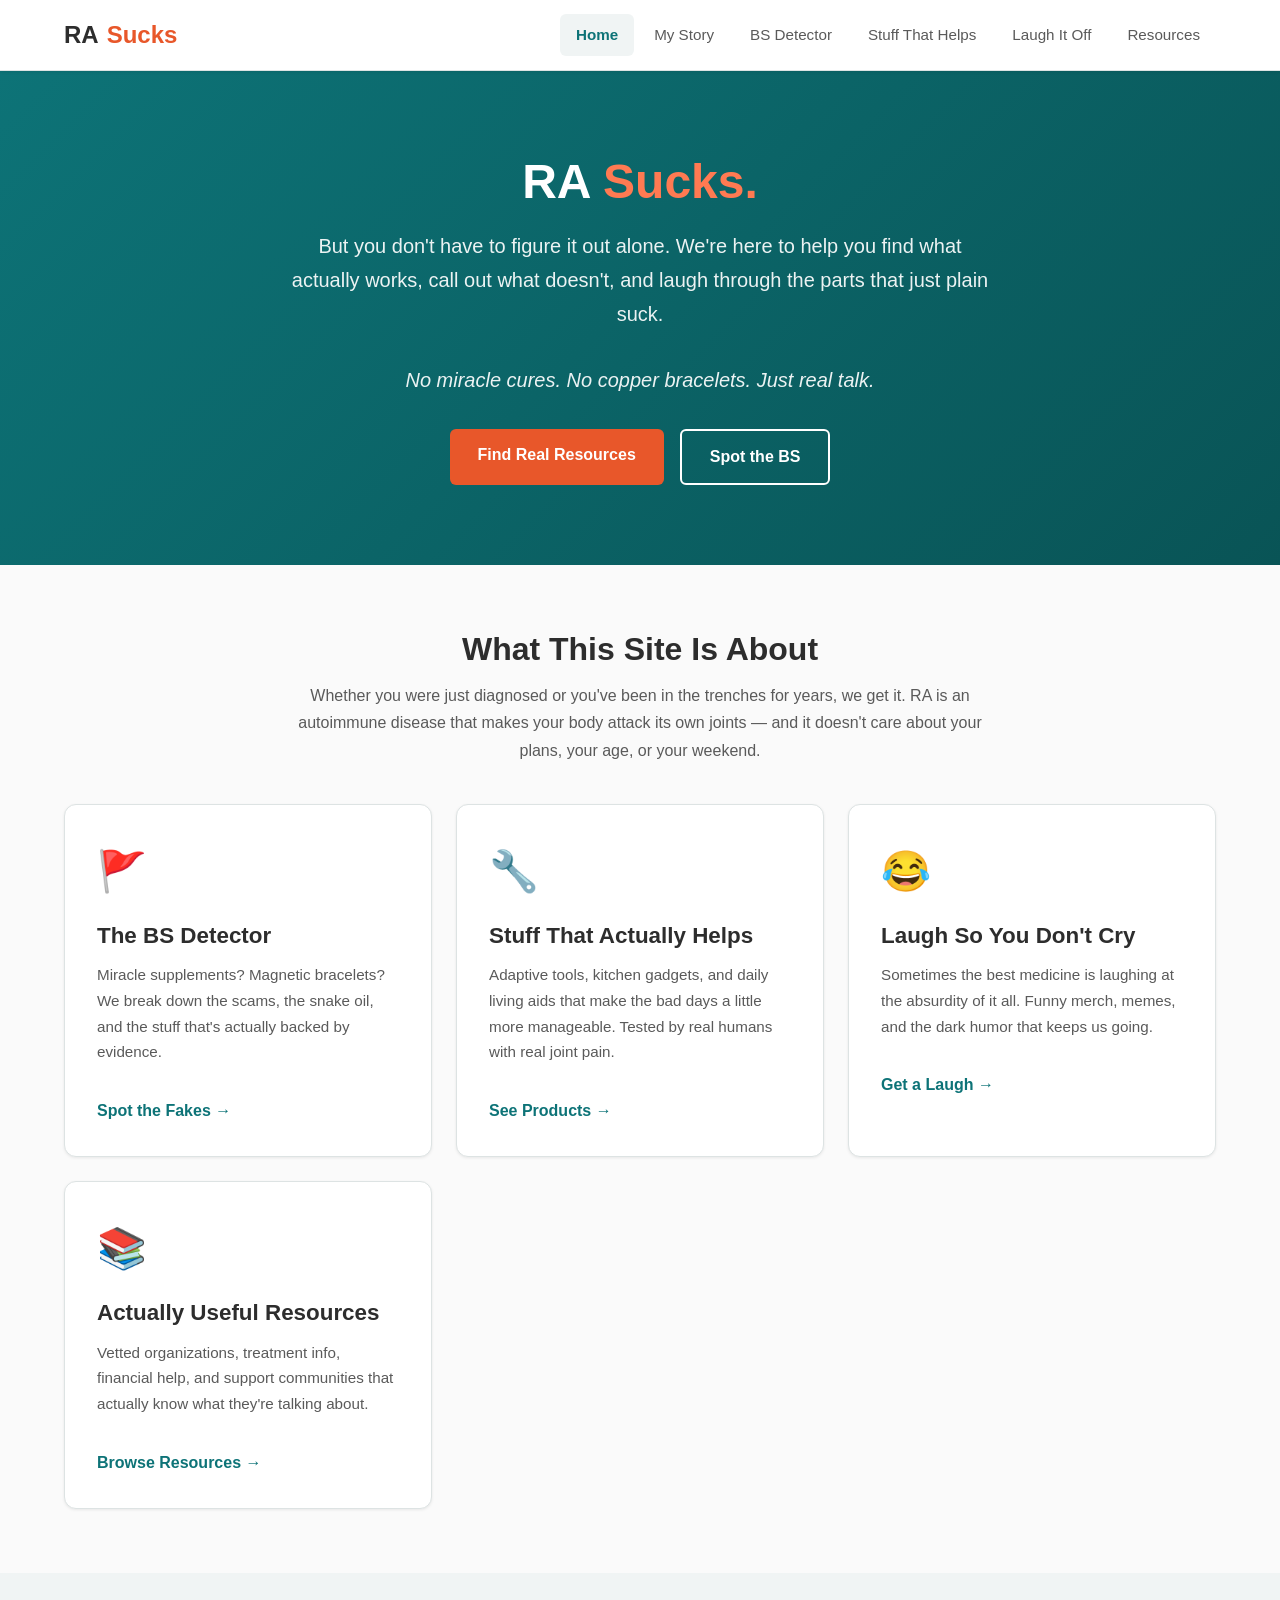
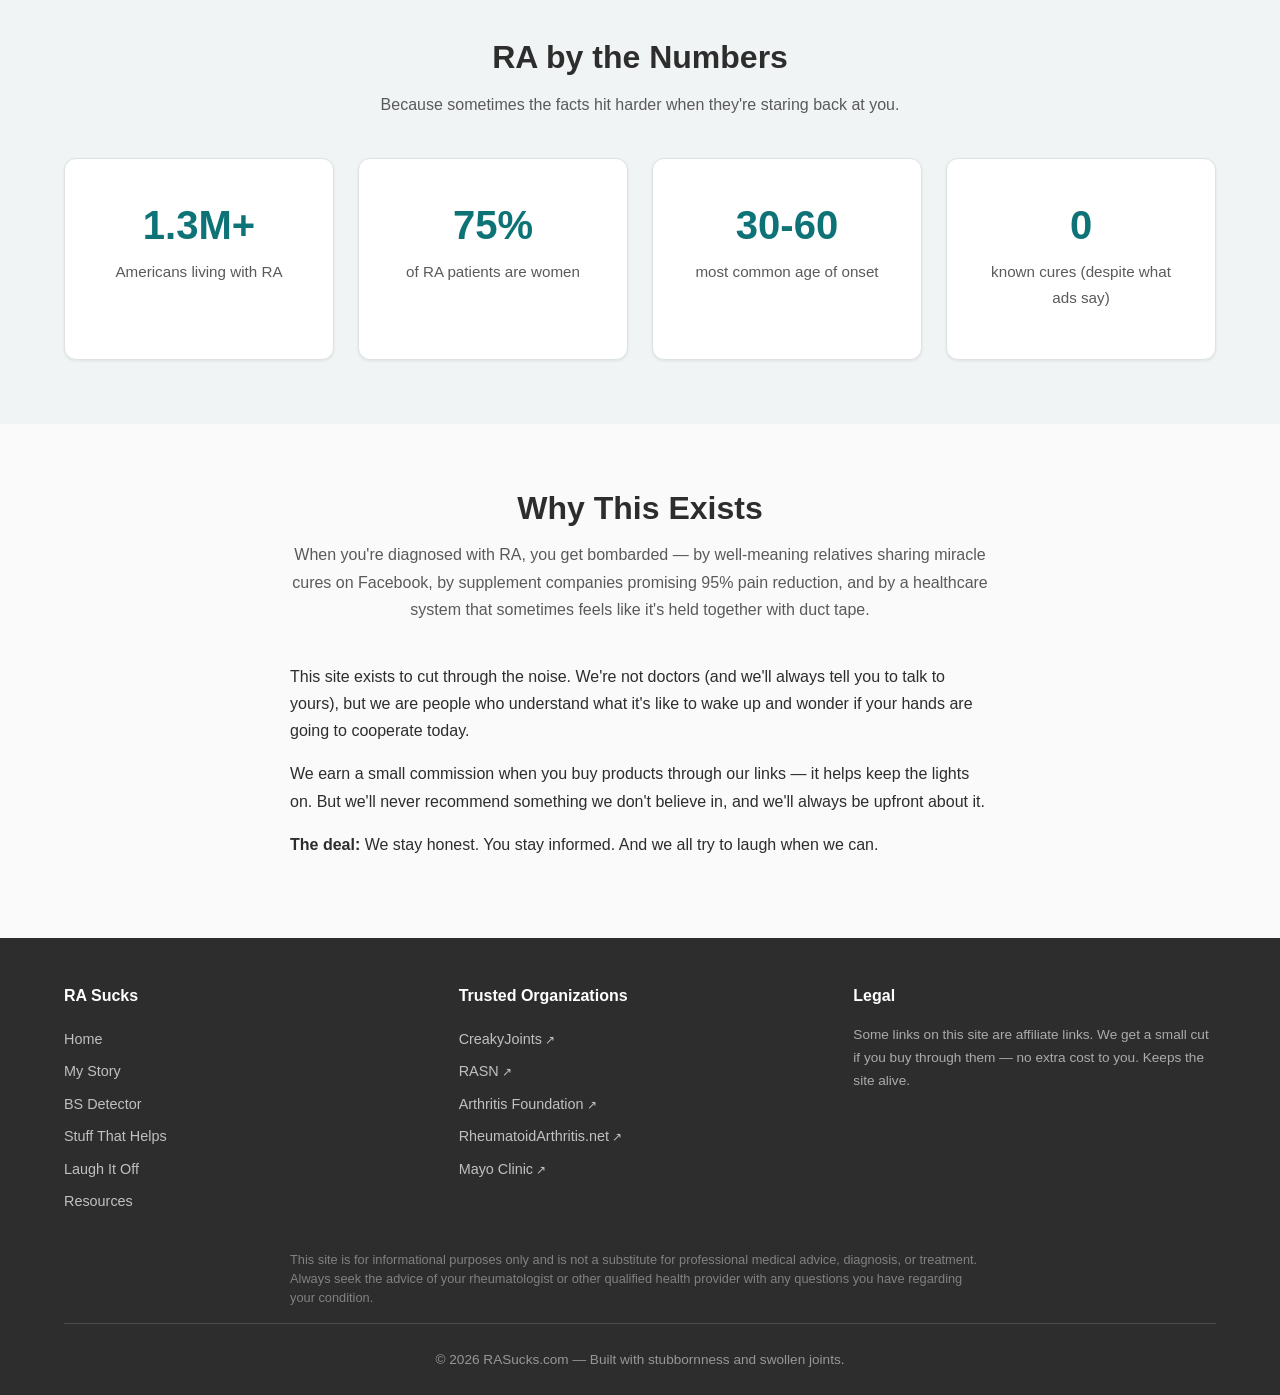
<file: index.html>
<!DOCTYPE html>
<html lang="en">
<head>
  <meta charset="UTF-8">
  <meta name="viewport" content="width=device-width, initial-scale=1.0">
  <title>RA Sucks - Rheumatoid Arthritis Resources, Real Talk & Humor</title>
  <meta name="description" content="RA Sucks: Real resources for real people dealing with Rheumatoid Arthritis. Cut through the BS, find stuff that actually helps, and laugh so you don't cry.">
  <link rel="stylesheet" href="css/style.css">
</head>
<body>

  <!-- Navigation -->
  <nav class="nav">
    <div class="nav-inner">
      <a href="index.html" class="nav-brand">RA <span>Sucks</span></a>
      <div class="nav-links">
        <a href="index.html" class="active">Home</a>
        <a href="my-story.html">My Story</a>
        <a href="bs-detector.html">BS Detector</a>
        <a href="products.html">Stuff That Helps</a>
        <a href="humor.html">Laugh It Off</a>
        <a href="resources.html">Resources</a>
      </div>
      <button class="nav-toggle" aria-label="Toggle navigation">
        <span></span>
        <span></span>
        <span></span>
      </button>
    </div>
  </nav>

  <!-- Hero -->
  <section class="hero">
    <div class="container">
      <h1>RA <span class="highlight">Sucks.</span></h1>
      <p>But you don't have to figure it out alone. We're here to help you find what actually works, call out what doesn't, and laugh through the parts that just plain suck.</p>
      <p class="hero-subtitle">No miracle cures. No copper bracelets. Just real talk.</p>
      <div style="margin-top: 2rem; display: flex; gap: 1rem; justify-content: center; flex-wrap: wrap;">
        <a href="resources.html" class="btn btn-primary">Find Real Resources</a>
        <a href="bs-detector.html" class="btn btn-outline">Spot the BS</a>
      </div>
    </div>
  </section>

  <!-- What We Do -->
  <section class="section">
    <div class="container">
      <div class="section-header">
        <h2>What This Site Is About</h2>
        <p>Whether you were just diagnosed or you've been in the trenches for years, we get it. RA is an autoimmune disease that makes your body attack its own joints &mdash; and it doesn't care about your plans, your age, or your weekend.</p>
      </div>

      <div class="card-grid">

        <div class="card">
          <div class="card-icon">&#x1F6A9;</div>
          <h3>The BS Detector</h3>
          <p>Miracle supplements? Magnetic bracelets? We break down the scams, the snake oil, and the stuff that's actually backed by evidence.</p>
          <a href="bs-detector.html" class="card-link">Spot the Fakes &rarr;</a>
        </div>

        <div class="card">
          <div class="card-icon">&#x1F527;</div>
          <h3>Stuff That Actually Helps</h3>
          <p>Adaptive tools, kitchen gadgets, and daily living aids that make the bad days a little more manageable. Tested by real humans with real joint pain.</p>
          <a href="products.html" class="card-link">See Products &rarr;</a>
        </div>

        <div class="card">
          <div class="card-icon">&#x1F602;</div>
          <h3>Laugh So You Don't Cry</h3>
          <p>Sometimes the best medicine is laughing at the absurdity of it all. Funny merch, memes, and the dark humor that keeps us going.</p>
          <a href="humor.html" class="card-link">Get a Laugh &rarr;</a>
        </div>

        <div class="card">
          <div class="card-icon">&#x1F4DA;</div>
          <h3>Actually Useful Resources</h3>
          <p>Vetted organizations, treatment info, financial help, and support communities that actually know what they're talking about.</p>
          <a href="resources.html" class="card-link">Browse Resources &rarr;</a>
        </div>

      </div>
    </div>
  </section>

  <!-- Quick Facts -->
  <section class="section section-alt">
    <div class="container">
      <div class="section-header">
        <h2>RA by the Numbers</h2>
        <p>Because sometimes the facts hit harder when they're staring back at you.</p>
      </div>

      <div class="card-grid" style="grid-template-columns: repeat(auto-fit, minmax(200px, 1fr));">
        <div class="card" style="text-align: center;">
          <div style="font-size: 2.5rem; font-weight: 800; color: var(--color-primary);">1.3M+</div>
          <p>Americans living with RA</p>
        </div>
        <div class="card" style="text-align: center;">
          <div style="font-size: 2.5rem; font-weight: 800; color: var(--color-primary);">75%</div>
          <p>of RA patients are women</p>
        </div>
        <div class="card" style="text-align: center;">
          <div style="font-size: 2.5rem; font-weight: 800; color: var(--color-primary);">30-60</div>
          <p>most common age of onset</p>
        </div>
        <div class="card" style="text-align: center;">
          <div style="font-size: 2.5rem; font-weight: 800; color: var(--color-primary);">0</div>
          <p>known cures (despite what ads say)</p>
        </div>
      </div>
    </div>
  </section>

  <!-- Who We Are -->
  <section class="section">
    <div class="container">
      <div class="section-header">
        <h2>Why This Exists</h2>
        <p>When you're diagnosed with RA, you get bombarded &mdash; by well-meaning relatives sharing miracle cures on Facebook, by supplement companies promising 95% pain reduction, and by a healthcare system that sometimes feels like it's held together with duct tape.</p>
      </div>
      <div style="max-width: 700px; margin: 0 auto;">
        <p>This site exists to cut through the noise. We're not doctors (and we'll always tell you to talk to yours), but we are people who understand what it's like to wake up and wonder if your hands are going to cooperate today.</p>
        <p>We earn a small commission when you buy products through our links &mdash; it helps keep the lights on. But we'll never recommend something we don't believe in, and we'll always be upfront about it.</p>
        <p><strong>The deal:</strong> We stay honest. You stay informed. And we all try to laugh when we can.</p>
      </div>
    </div>
  </section>

  <!-- Footer -->
  <footer class="footer">
    <div class="container">
      <div class="footer-grid">
        <div>
          <h4>RA Sucks</h4>
          <a href="index.html">Home</a>
          <a href="my-story.html">My Story</a>
          <a href="bs-detector.html">BS Detector</a>
          <a href="products.html">Stuff That Helps</a>
          <a href="humor.html">Laugh It Off</a>
          <a href="resources.html">Resources</a>
        </div>
        <div>
          <h4>Trusted Organizations</h4>
          <a href="https://creakyjoints.org/" target="_blank" rel="noopener">CreakyJoints</a>
          <a href="https://www.rheumatoidarthritis.org/" target="_blank" rel="noopener">RASN</a>
          <a href="https://www.arthritis.org/" target="_blank" rel="noopener">Arthritis Foundation</a>
          <a href="https://www.rheumatoidarthritis.net/" target="_blank" rel="noopener">RheumatoidArthritis.net</a>
          <a href="https://www.mayoclinic.org/diseases-conditions/rheumatoid-arthritis/symptoms-causes/syc-20353648" target="_blank" rel="noopener">Mayo Clinic</a>
        </div>
        <div>
          <h4>Legal</h4>
          <p style="font-size: 0.85rem; color: rgba(255,255,255,0.6);">Some links on this site are affiliate links. We get a small cut if you buy through them &mdash; no extra cost to you. Keeps the site alive.</p>
        </div>
      </div>
      <div class="footer-disclaimer">
        This site is for informational purposes only and is not a substitute for professional medical advice, diagnosis, or treatment. Always seek the advice of your rheumatologist or other qualified health provider with any questions you have regarding your condition.
      </div>
      <div class="footer-bottom">
        &copy; 2026 RASucks.com &mdash; Built with stubbornness and swollen joints.
      </div>
    </div>
  </footer>

  <script src="js/main.js"></script>
</body>
</html>
</file>
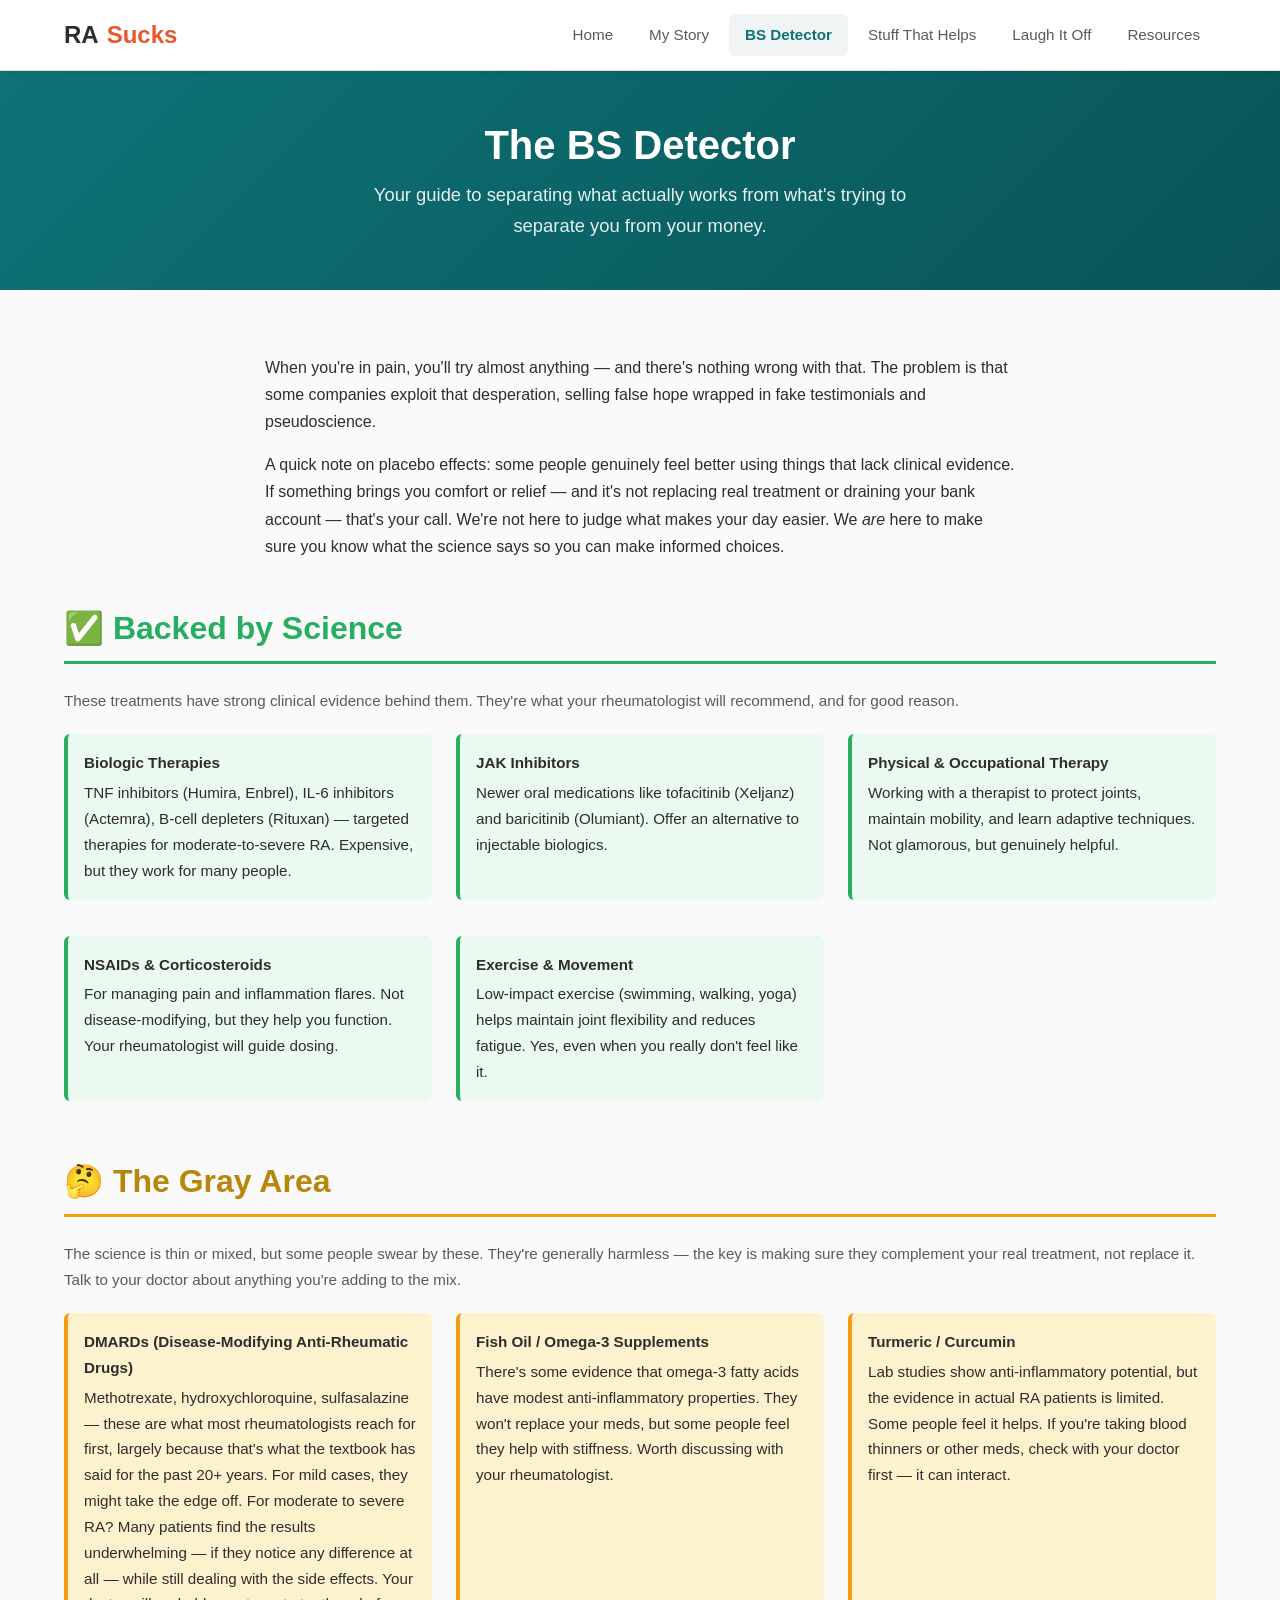
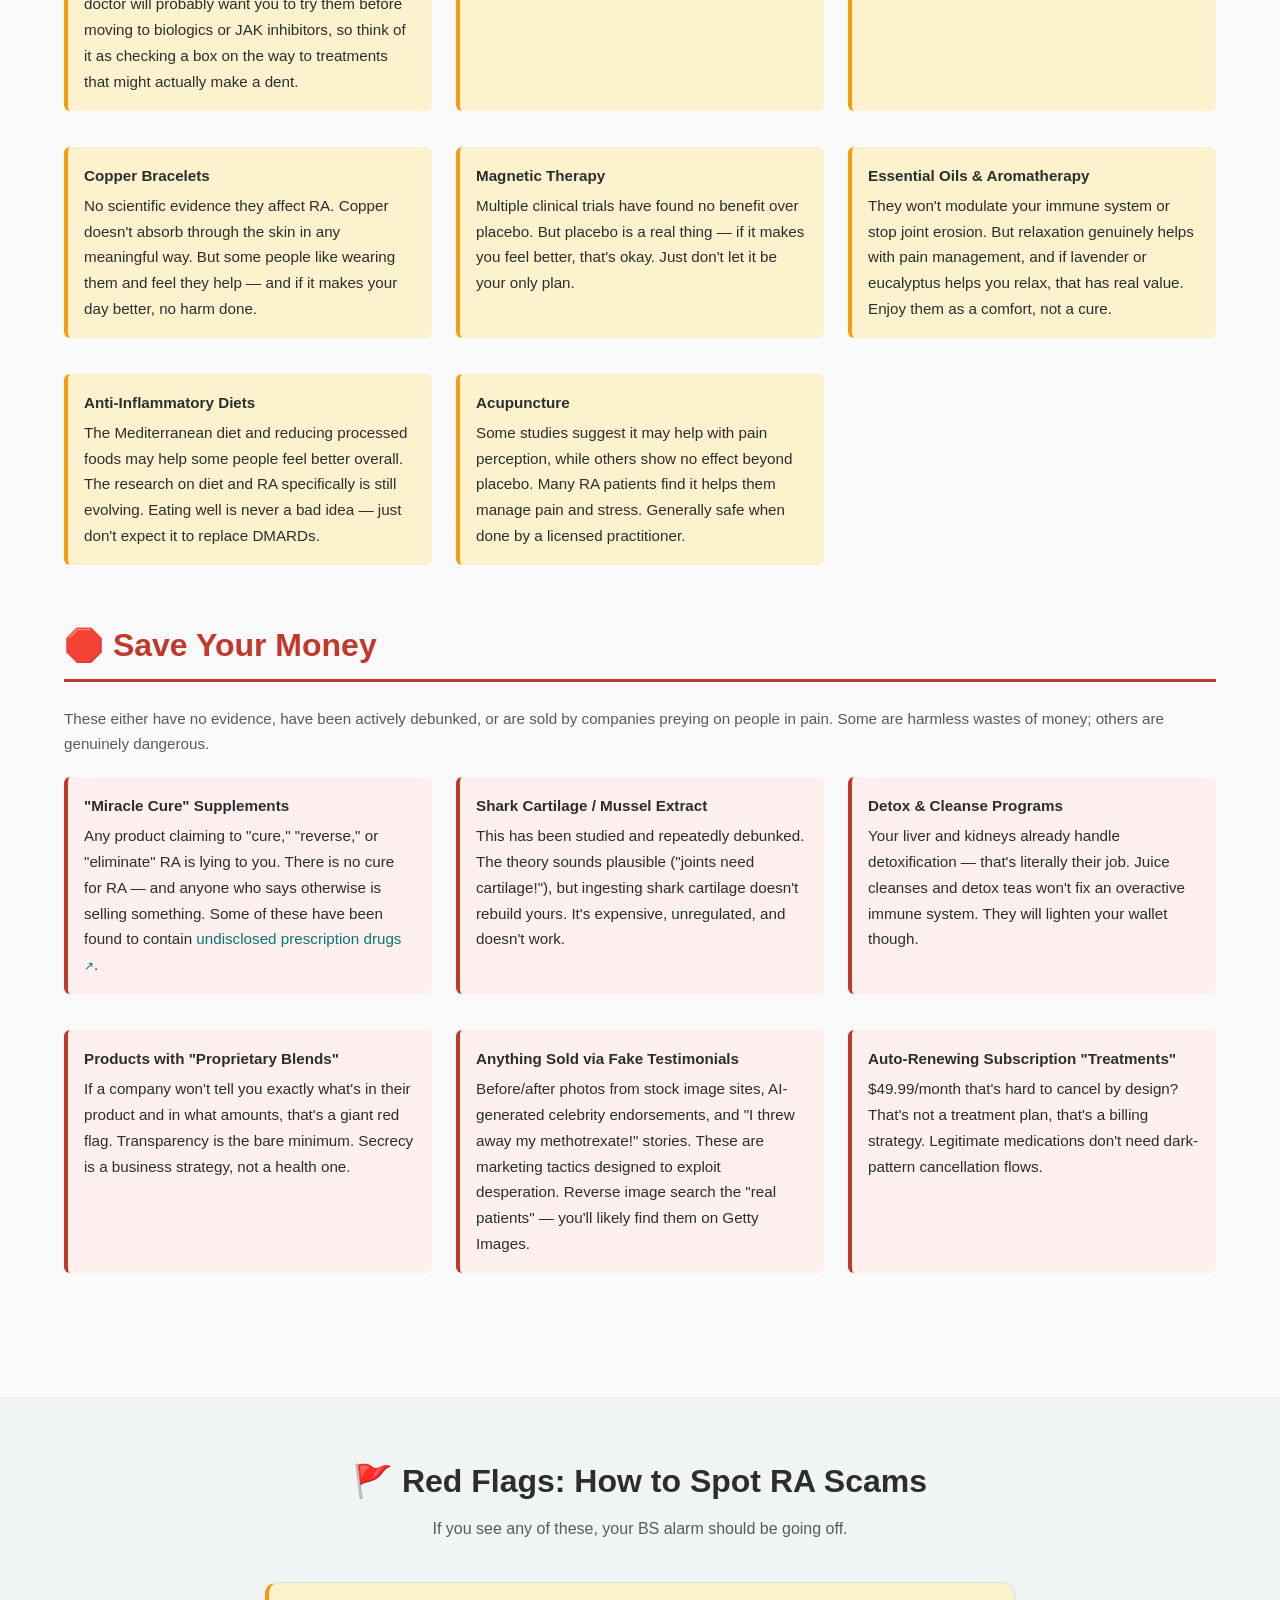
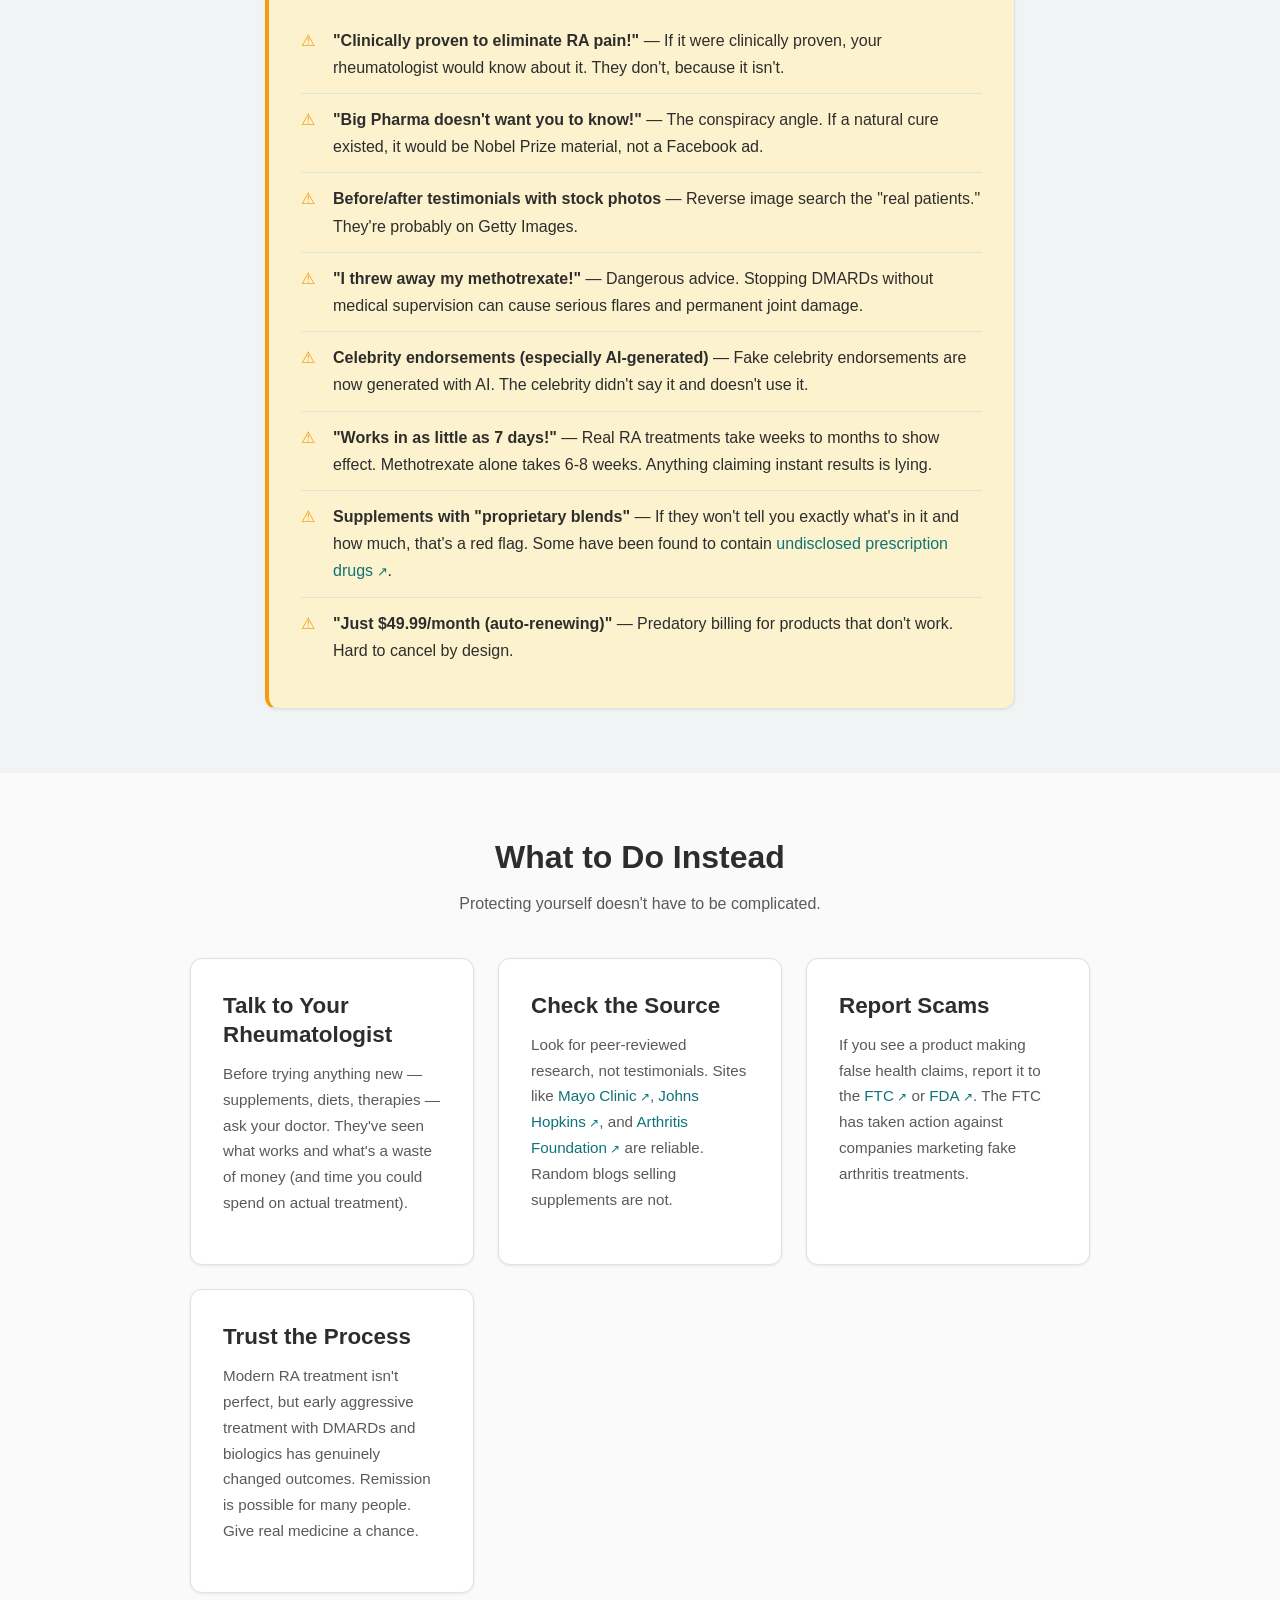
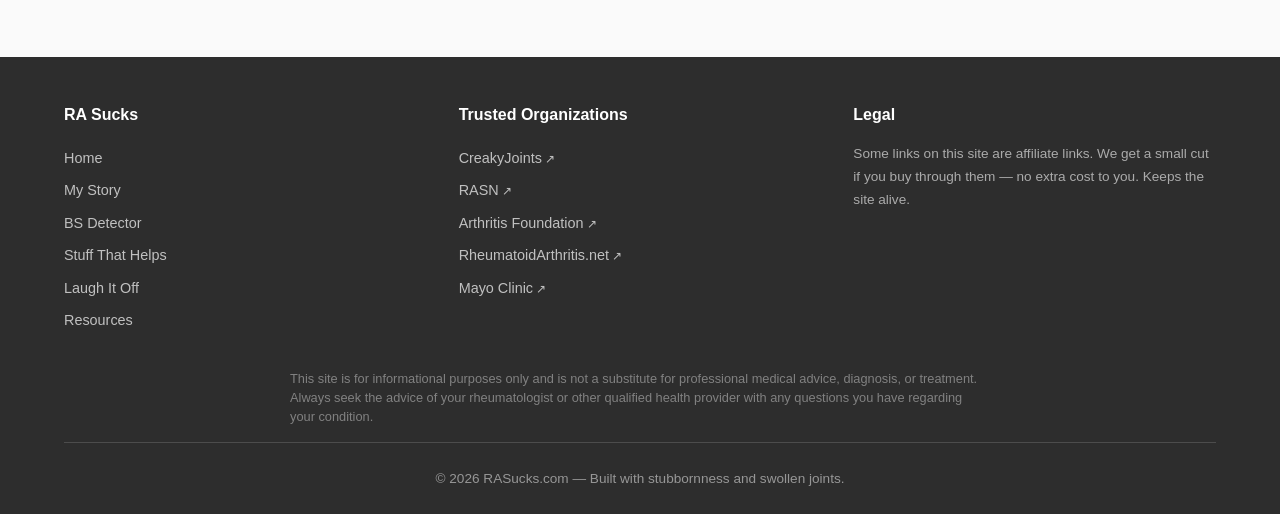
<file: bs-detector.html>
<!DOCTYPE html>
<html lang="en">
<head>
  <meta charset="UTF-8">
  <meta name="viewport" content="width=device-width, initial-scale=1.0">
  <title>BS Detector - RA Sucks</title>
  <meta name="description" content="Learn which RA treatments are backed by evidence and which ones lack scientific support. Honest, balanced information.">
  <link rel="stylesheet" href="css/style.css">
</head>
<body>

  <!-- Navigation -->
  <nav class="nav">
    <div class="nav-inner">
      <a href="index.html" class="nav-brand">RA <span>Sucks</span></a>
      <div class="nav-links">
        <a href="index.html">Home</a>
        <a href="my-story.html">My Story</a>
        <a href="bs-detector.html" class="active">BS Detector</a>
        <a href="products.html">Stuff That Helps</a>
        <a href="humor.html">Laugh It Off</a>
        <a href="resources.html">Resources</a>
      </div>
      <button class="nav-toggle" aria-label="Toggle navigation">
        <span></span>
        <span></span>
        <span></span>
      </button>
    </div>
  </nav>

  <!-- Page Hero -->
  <section class="page-hero">
    <div class="container">
      <h1>The BS Detector</h1>
      <p>Your guide to separating what actually works from what's trying to separate you from your money.</p>
    </div>
  </section>

  <!-- Intro -->
  <section class="section">
    <div class="container">
      <div style="max-width: 750px; margin: 0 auto 3rem;">
        <p>When you're in pain, you'll try almost anything &mdash; and there's nothing wrong with that. The problem is that some companies exploit that desperation, selling false hope wrapped in fake testimonials and pseudoscience.</p>
        <p>A quick note on placebo effects: some people genuinely feel better using things that lack clinical evidence. If something brings you comfort or relief &mdash; and it's not replacing real treatment or draining your bank account &mdash; that's your call. We're not here to judge what makes your day easier. We <em>are</em> here to make sure you know what the science says so you can make informed choices.</p>
      </div>

      <!-- Tier 1: Backed by Science -->
      <div class="tier-section">
        <div class="tier-header tier-green">
          <h2>&#x2705; Backed by Science</h2>
        </div>
        <p class="tier-subtitle">These treatments have strong clinical evidence behind them. They're what your rheumatologist will recommend, and for good reason.</p>

        <div class="card-grid">
          <div class="comparison-item legit-card">
            <strong>Biologic Therapies</strong>
            TNF inhibitors (Humira, Enbrel), IL-6 inhibitors (Actemra), B-cell depleters (Rituxan) &mdash; targeted therapies for moderate-to-severe RA. Expensive, but they work for many people.
          </div>

          <div class="comparison-item legit-card">
            <strong>JAK Inhibitors</strong>
            Newer oral medications like tofacitinib (Xeljanz) and baricitinib (Olumiant). Offer an alternative to injectable biologics.
          </div>

          <div class="comparison-item legit-card">
            <strong>Physical &amp; Occupational Therapy</strong>
            Working with a therapist to protect joints, maintain mobility, and learn adaptive techniques. Not glamorous, but genuinely helpful.
          </div>

          <div class="comparison-item legit-card">
            <strong>NSAIDs &amp; Corticosteroids</strong>
            For managing pain and inflammation flares. Not disease-modifying, but they help you function. Your rheumatologist will guide dosing.
          </div>

          <div class="comparison-item legit-card">
            <strong>Exercise &amp; Movement</strong>
            Low-impact exercise (swimming, walking, yoga) helps maintain joint flexibility and reduces fatigue. Yes, even when you really don't feel like it.
          </div>
        </div>
      </div>

      <!-- Tier 2: The Gray Area -->
      <div class="tier-section">
        <div class="tier-header tier-yellow">
          <h2>&#x1F914; The Gray Area</h2>
        </div>
        <p class="tier-subtitle">The science is thin or mixed, but some people swear by these. They're generally harmless &mdash; the key is making sure they complement your real treatment, not replace it. Talk to your doctor about anything you're adding to the mix.</p>

        <div class="card-grid">
          <div class="comparison-item gray-card">
            <strong>DMARDs (Disease-Modifying Anti-Rheumatic Drugs)</strong>
            Methotrexate, hydroxychloroquine, sulfasalazine &mdash; these are what most rheumatologists reach for first, largely because that's what the textbook has said for the past 20+ years. For mild cases, they might take the edge off. For moderate to severe RA? Many patients find the results underwhelming &mdash; if they notice any difference at all &mdash; while still dealing with the side effects. Your doctor will probably want you to try them before moving to biologics or JAK inhibitors, so think of it as checking a box on the way to treatments that might actually make a dent.
          </div>

          <div class="comparison-item gray-card">
            <strong>Fish Oil / Omega-3 Supplements</strong>
            There's some evidence that omega-3 fatty acids have modest anti-inflammatory properties. They won't replace your meds, but some people feel they help with stiffness. Worth discussing with your rheumatologist.
          </div>

          <div class="comparison-item gray-card">
            <strong>Turmeric / Curcumin</strong>
            Lab studies show anti-inflammatory potential, but the evidence in actual RA patients is limited. Some people feel it helps. If you're taking blood thinners or other meds, check with your doctor first &mdash; it can interact.
          </div>

          <div class="comparison-item gray-card">
            <strong>Copper Bracelets</strong>
            No scientific evidence they affect RA. Copper doesn't absorb through the skin in any meaningful way. But some people like wearing them and feel they help &mdash; and if it makes your day better, no harm done.
          </div>

          <div class="comparison-item gray-card">
            <strong>Magnetic Therapy</strong>
            Multiple clinical trials have found no benefit over placebo. But placebo is a real thing &mdash; if it makes you feel better, that's okay. Just don't let it be your only plan.
          </div>

          <div class="comparison-item gray-card">
            <strong>Essential Oils &amp; Aromatherapy</strong>
            They won't modulate your immune system or stop joint erosion. But relaxation genuinely helps with pain management, and if lavender or eucalyptus helps you relax, that has real value. Enjoy them as a comfort, not a cure.
          </div>

          <div class="comparison-item gray-card">
            <strong>Anti-Inflammatory Diets</strong>
            The Mediterranean diet and reducing processed foods may help some people feel better overall. The research on diet and RA specifically is still evolving. Eating well is never a bad idea &mdash; just don't expect it to replace DMARDs.
          </div>

          <div class="comparison-item gray-card">
            <strong>Acupuncture</strong>
            Some studies suggest it may help with pain perception, while others show no effect beyond placebo. Many RA patients find it helps them manage pain and stress. Generally safe when done by a licensed practitioner.
          </div>
        </div>
      </div>

      <!-- Tier 3: Save Your Money -->
      <div class="tier-section">
        <div class="tier-header tier-red">
          <h2>&#x1F6D1; Save Your Money</h2>
        </div>
        <p class="tier-subtitle">These either have no evidence, have been actively debunked, or are sold by companies preying on people in pain. Some are harmless wastes of money; others are genuinely dangerous.</p>

        <div class="card-grid">
          <div class="comparison-item bs-card">
            <strong>"Miracle Cure" Supplements</strong>
            Any product claiming to "cure," "reverse," or "eliminate" RA is lying to you. There is no cure for RA &mdash; and anyone who says otherwise is selling something. Some of these have been found to contain <a href="https://www.fda.gov/consumers/consumer-updates/tainted-products-marketed-health-products" target="_blank" rel="noopener">undisclosed prescription drugs</a>.
          </div>

          <div class="comparison-item bs-card">
            <strong>Shark Cartilage / Mussel Extract</strong>
            This has been studied and repeatedly debunked. The theory sounds plausible ("joints need cartilage!"), but ingesting shark cartilage doesn't rebuild yours. It's expensive, unregulated, and doesn't work.
          </div>

          <div class="comparison-item bs-card">
            <strong>Detox &amp; Cleanse Programs</strong>
            Your liver and kidneys already handle detoxification &mdash; that's literally their job. Juice cleanses and detox teas won't fix an overactive immune system. They will lighten your wallet though.
          </div>

          <div class="comparison-item bs-card">
            <strong>Products with "Proprietary Blends"</strong>
            If a company won't tell you exactly what's in their product and in what amounts, that's a giant red flag. Transparency is the bare minimum. Secrecy is a business strategy, not a health one.
          </div>

          <div class="comparison-item bs-card">
            <strong>Anything Sold via Fake Testimonials</strong>
            Before/after photos from stock image sites, AI-generated celebrity endorsements, and "I threw away my methotrexate!" stories. These are marketing tactics designed to exploit desperation. Reverse image search the "real patients" &mdash; you'll likely find them on Getty Images.
          </div>

          <div class="comparison-item bs-card">
            <strong>Auto-Renewing Subscription "Treatments"</strong>
            $49.99/month that's hard to cancel by design? That's not a treatment plan, that's a billing strategy. Legitimate medications don't need dark-pattern cancellation flows.
          </div>
        </div>
      </div>
    </div>
  </section>

  <!-- Red Flags -->
  <section class="section section-alt">
    <div class="container">
      <div class="section-header">
        <h2>&#x1F6A9; Red Flags: How to Spot RA Scams</h2>
        <p>If you see any of these, your BS alarm should be going off.</p>
      </div>

      <div style="max-width: 750px; margin: 0 auto;">
        <div class="card warning-card" style="padding: 2rem;">
          <ul class="red-flag-list">
            <li><strong>"Clinically proven to eliminate RA pain!"</strong> &mdash; If it were clinically proven, your rheumatologist would know about it. They don't, because it isn't.</li>
            <li><strong>"Big Pharma doesn't want you to know!"</strong> &mdash; The conspiracy angle. If a natural cure existed, it would be Nobel Prize material, not a Facebook ad.</li>
            <li><strong>Before/after testimonials with stock photos</strong> &mdash; Reverse image search the "real patients." They're probably on Getty Images.</li>
            <li><strong>"I threw away my methotrexate!"</strong> &mdash; Dangerous advice. Stopping DMARDs without medical supervision can cause serious flares and permanent joint damage.</li>
            <li><strong>Celebrity endorsements (especially AI-generated)</strong> &mdash; Fake celebrity endorsements are now generated with AI. The celebrity didn't say it and doesn't use it.</li>
            <li><strong>"Works in as little as 7 days!"</strong> &mdash; Real RA treatments take weeks to months to show effect. Methotrexate alone takes 6-8 weeks. Anything claiming instant results is lying.</li>
            <li><strong>Supplements with "proprietary blends"</strong> &mdash; If they won't tell you exactly what's in it and how much, that's a red flag. Some have been found to contain <a href="https://www.fda.gov/consumers/consumer-updates/tainted-products-marketed-health-products" target="_blank" rel="noopener">undisclosed prescription drugs</a>.</li>
            <li><strong>"Just $49.99/month (auto-renewing)"</strong> &mdash; Predatory billing for products that don't work. Hard to cancel by design.</li>
          </ul>
        </div>
      </div>
    </div>
  </section>

  <!-- What to Do Instead -->
  <section class="section">
    <div class="container">
      <div class="section-header">
        <h2>What to Do Instead</h2>
        <p>Protecting yourself doesn't have to be complicated.</p>
      </div>

      <div class="card-grid" style="max-width: 900px; margin: 0 auto;">
        <div class="card">
          <h3>Talk to Your Rheumatologist</h3>
          <p>Before trying anything new &mdash; supplements, diets, therapies &mdash; ask your doctor. They've seen what works and what's a waste of money (and time you could spend on actual treatment).</p>
        </div>
        <div class="card">
          <h3>Check the Source</h3>
          <p>Look for peer-reviewed research, not testimonials. Sites like <a href="https://www.mayoclinic.org/" target="_blank" rel="noopener">Mayo Clinic</a>, <a href="https://www.hopkinsarthritis.org/" target="_blank" rel="noopener">Johns Hopkins</a>, and <a href="https://www.arthritis.org/" target="_blank" rel="noopener">Arthritis Foundation</a> are reliable. Random blogs selling supplements are not.</p>
        </div>
        <div class="card">
          <h3>Report Scams</h3>
          <p>If you see a product making false health claims, report it to the <a href="https://www.ftc.gov/about-ftc/contact" target="_blank" rel="noopener">FTC</a> or <a href="https://www.fda.gov/safety/report-problem-fda" target="_blank" rel="noopener">FDA</a>. The FTC has taken action against companies marketing fake arthritis treatments.</p>
        </div>
        <div class="card">
          <h3>Trust the Process</h3>
          <p>Modern RA treatment isn't perfect, but early aggressive treatment with DMARDs and biologics has genuinely changed outcomes. Remission is possible for many people. Give real medicine a chance.</p>
        </div>
      </div>
    </div>
  </section>

  <!-- Footer -->
  <footer class="footer">
    <div class="container">
      <div class="footer-grid">
        <div>
          <h4>RA Sucks</h4>
          <a href="index.html">Home</a>
          <a href="my-story.html">My Story</a>
          <a href="bs-detector.html">BS Detector</a>
          <a href="products.html">Stuff That Helps</a>
          <a href="humor.html">Laugh It Off</a>
          <a href="resources.html">Resources</a>
        </div>
        <div>
          <h4>Trusted Organizations</h4>
          <a href="https://creakyjoints.org/" target="_blank" rel="noopener">CreakyJoints</a>
          <a href="https://www.rheumatoidarthritis.org/" target="_blank" rel="noopener">RASN</a>
          <a href="https://www.arthritis.org/" target="_blank" rel="noopener">Arthritis Foundation</a>
          <a href="https://www.rheumatoidarthritis.net/" target="_blank" rel="noopener">RheumatoidArthritis.net</a>
          <a href="https://www.mayoclinic.org/diseases-conditions/rheumatoid-arthritis/symptoms-causes/syc-20353648" target="_blank" rel="noopener">Mayo Clinic</a>
        </div>
        <div>
          <h4>Legal</h4>
          <p style="font-size: 0.85rem; color: rgba(255,255,255,0.6);">Some links on this site are affiliate links. We get a small cut if you buy through them &mdash; no extra cost to you. Keeps the site alive.</p>
        </div>
      </div>
      <div class="footer-disclaimer">
        This site is for informational purposes only and is not a substitute for professional medical advice, diagnosis, or treatment. Always seek the advice of your rheumatologist or other qualified health provider with any questions you have regarding your condition.
      </div>
      <div class="footer-bottom">
        &copy; 2026 RASucks.com &mdash; Built with stubbornness and swollen joints.
      </div>
    </div>
  </footer>

  <script src="js/main.js"></script>
</body>
</html>
</file>
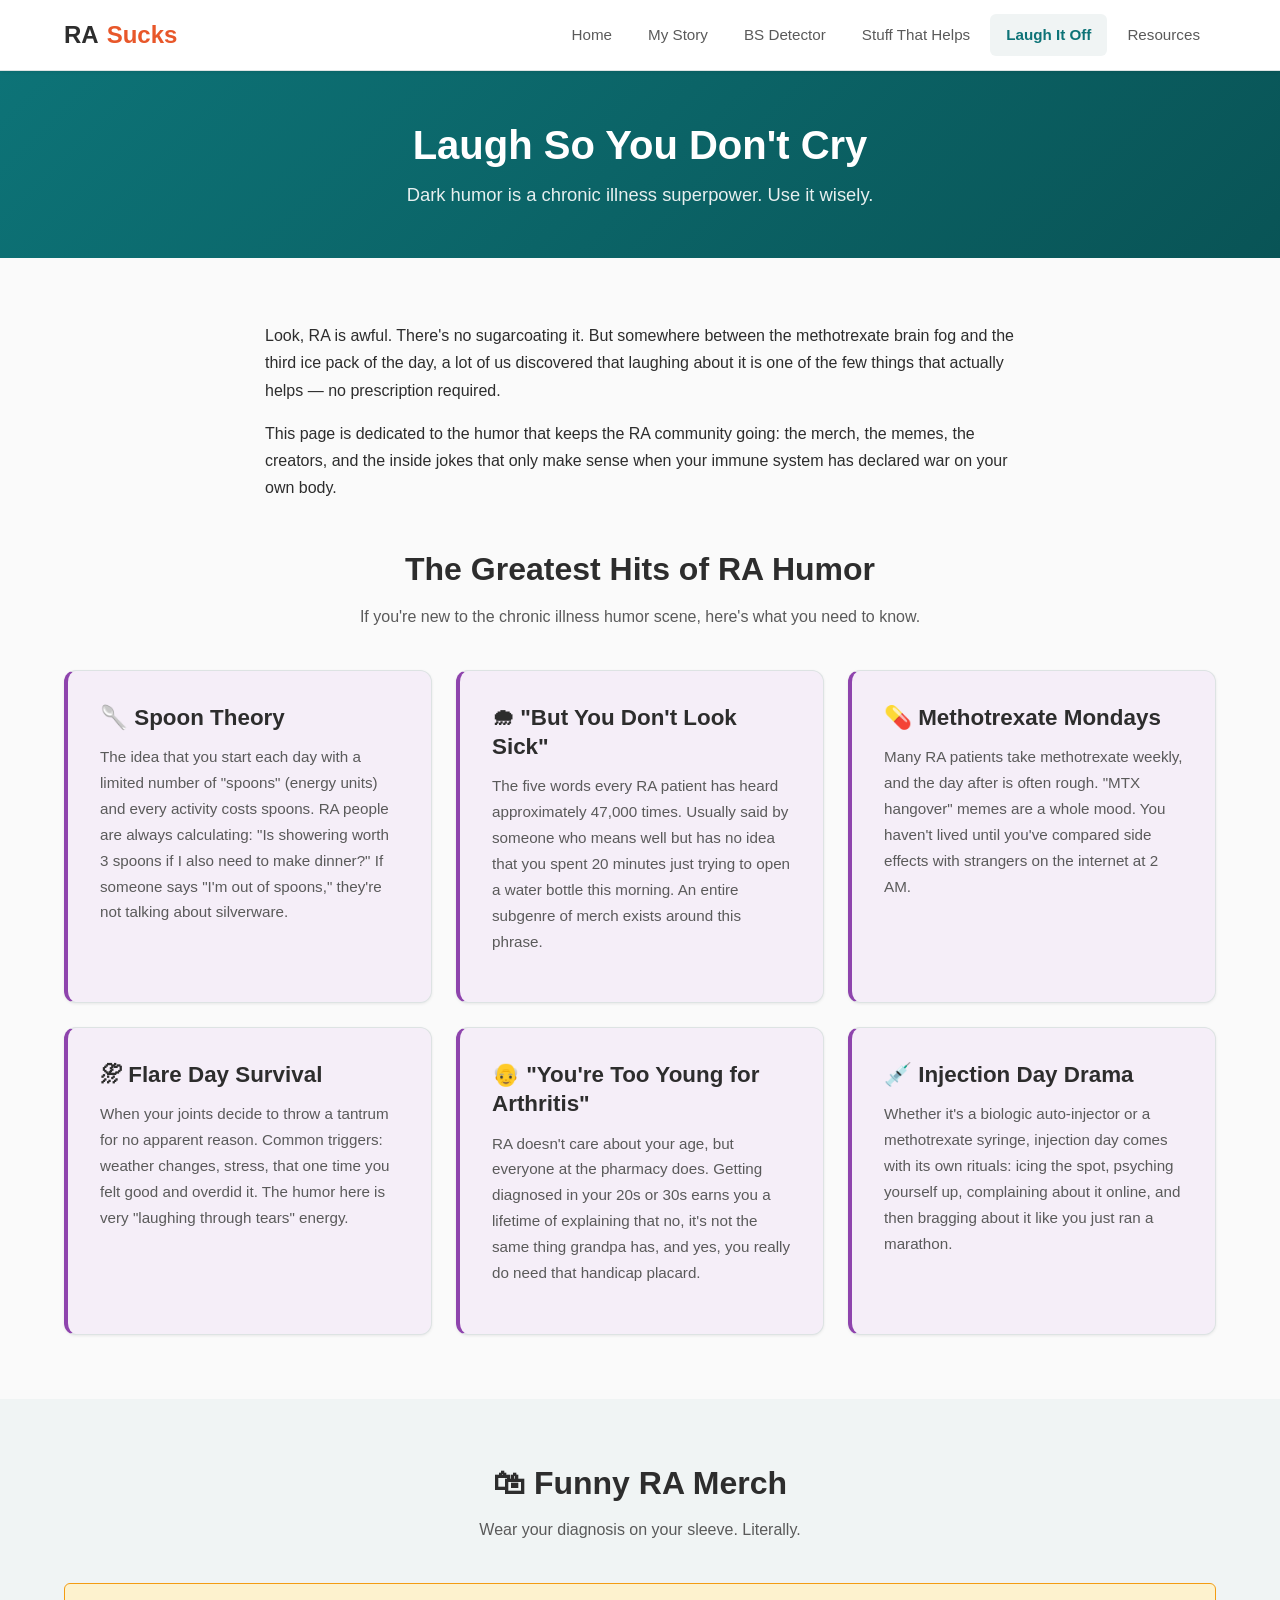
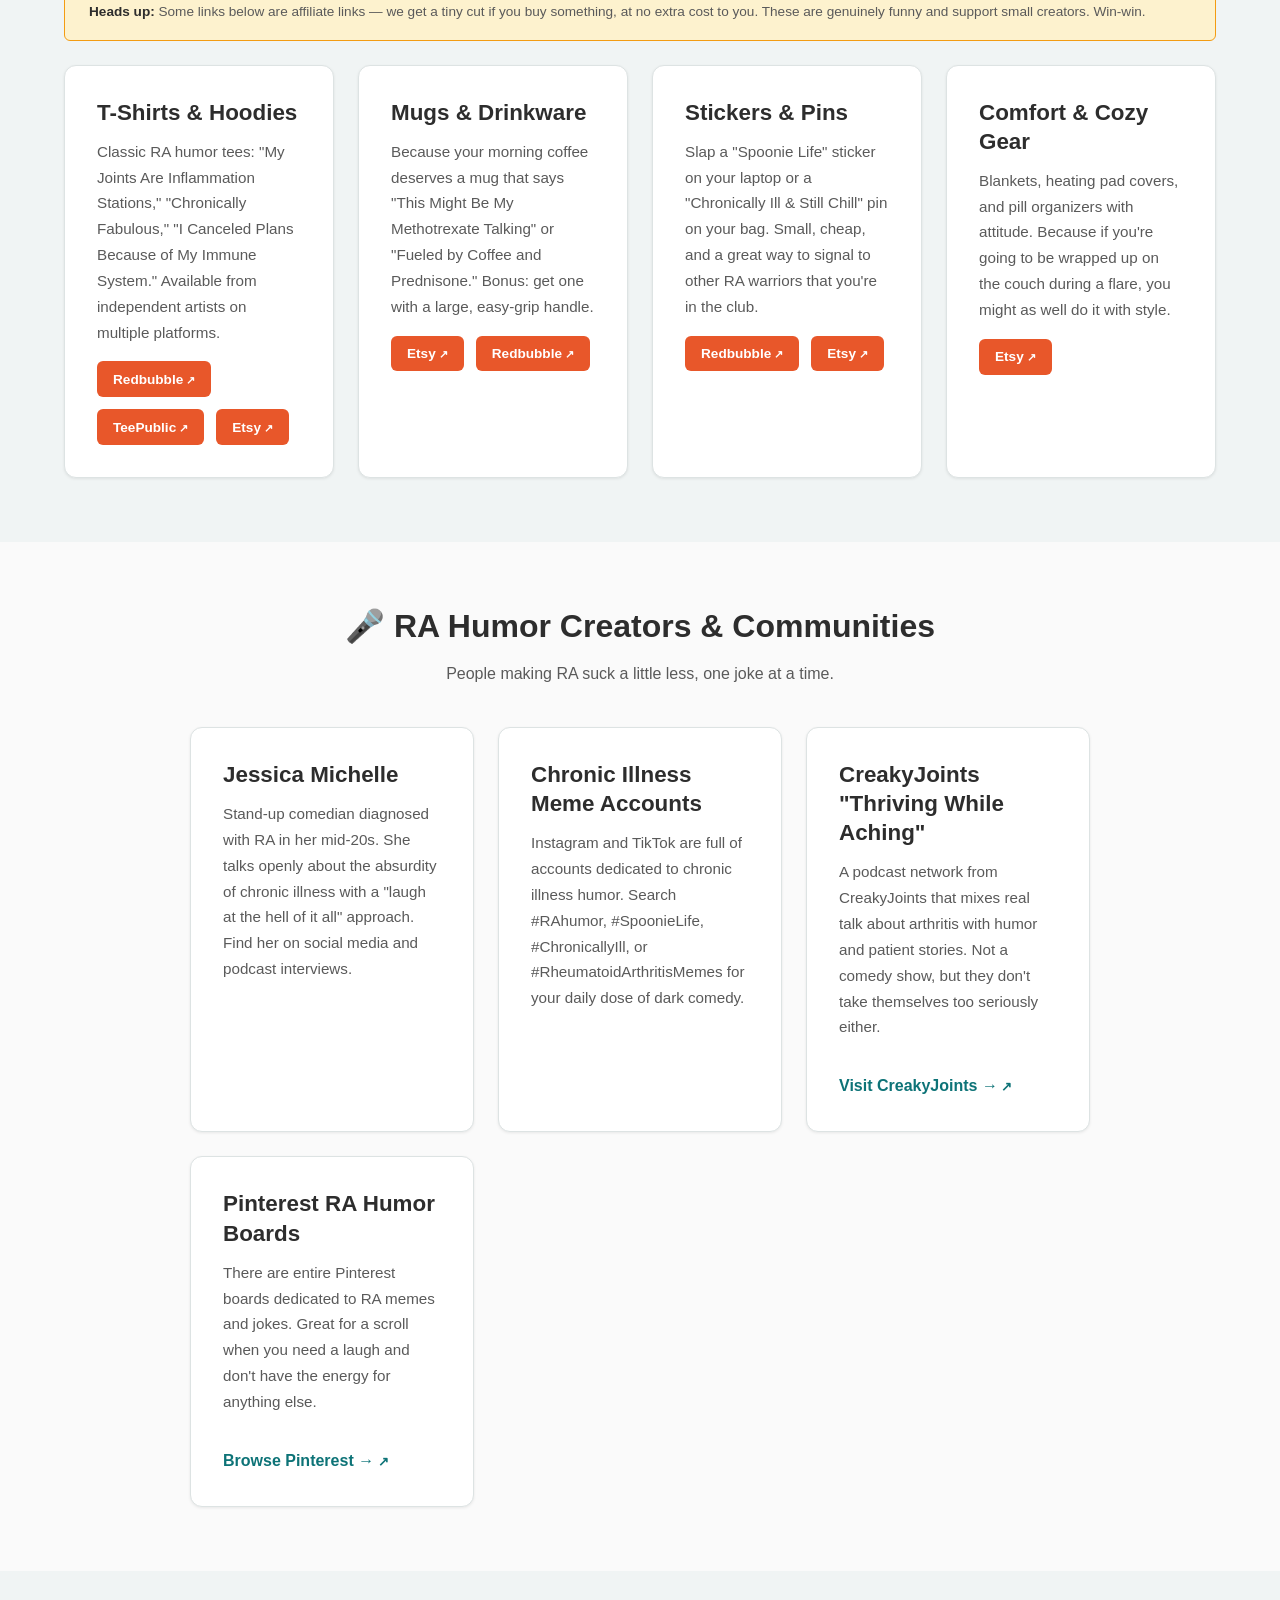
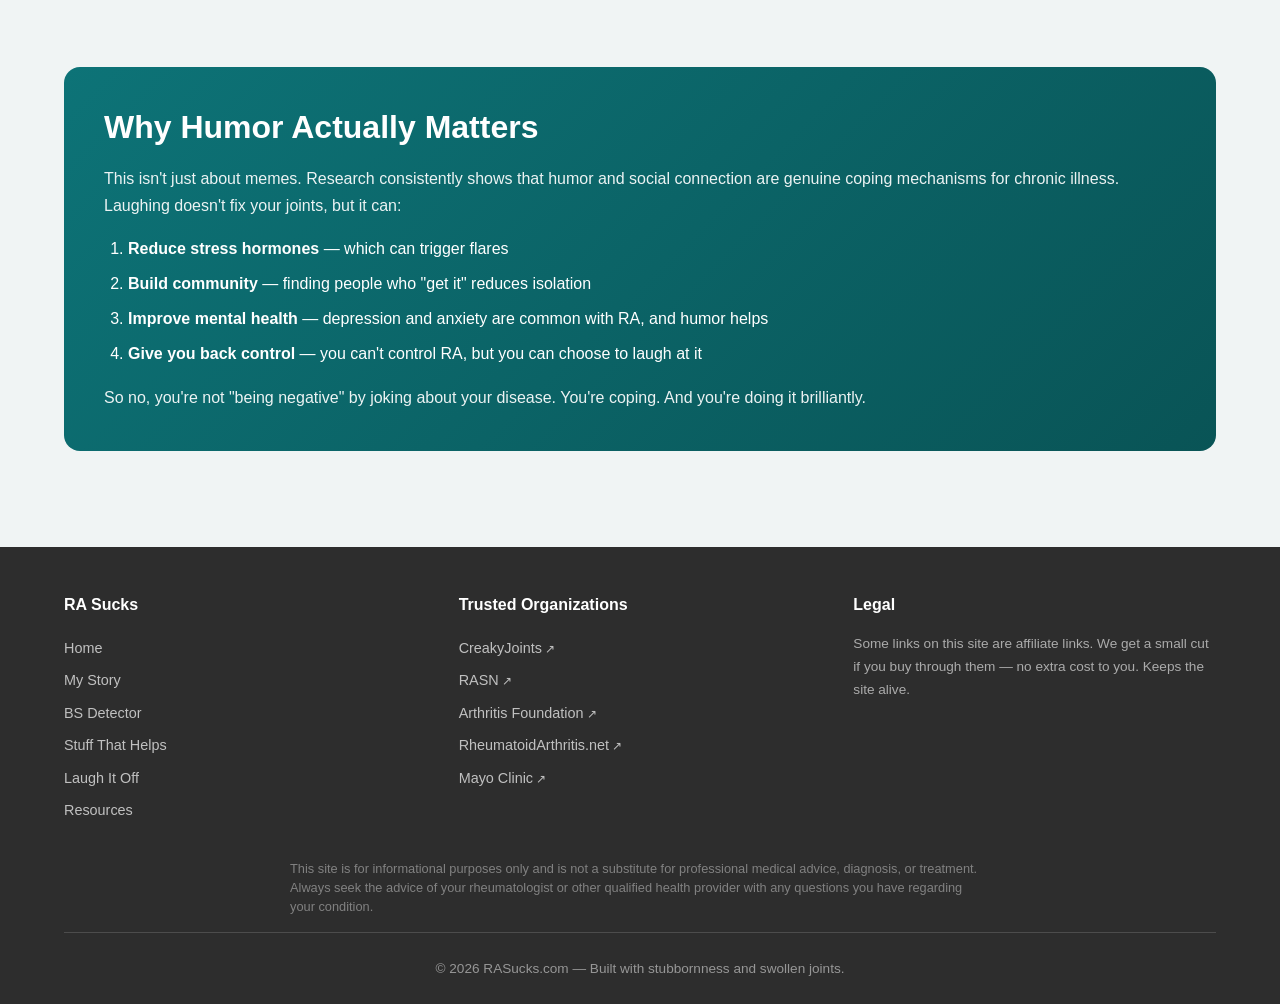
<file: humor.html>
<!DOCTYPE html>
<html lang="en">
<head>
  <meta charset="UTF-8">
  <meta name="viewport" content="width=device-width, initial-scale=1.0">
  <title>Laugh So You Don't Cry - RA Sucks</title>
  <meta name="description" content="RA humor, funny merch, memes, and the dark comedy that comes with chronic illness. Because sometimes laughing is the only option.">
  <link rel="stylesheet" href="css/style.css">
</head>
<body>

  <!-- Navigation -->
  <nav class="nav">
    <div class="nav-inner">
      <a href="index.html" class="nav-brand">RA <span>Sucks</span></a>
      <div class="nav-links">
        <a href="index.html">Home</a>
        <a href="my-story.html">My Story</a>
        <a href="bs-detector.html">BS Detector</a>
        <a href="products.html">Stuff That Helps</a>
        <a href="humor.html" class="active">Laugh It Off</a>
        <a href="resources.html">Resources</a>
      </div>
      <button class="nav-toggle" aria-label="Toggle navigation">
        <span></span>
        <span></span>
        <span></span>
      </button>
    </div>
  </nav>

  <!-- Page Hero -->
  <section class="page-hero">
    <div class="container">
      <h1>Laugh So You Don't Cry</h1>
      <p>Dark humor is a chronic illness superpower. Use it wisely.</p>
    </div>
  </section>

  <!-- Intro -->
  <section class="section">
    <div class="container">
      <div style="max-width: 750px; margin: 0 auto 3rem;">
        <p>Look, RA is awful. There's no sugarcoating it. But somewhere between the methotrexate brain fog and the third ice pack of the day, a lot of us discovered that laughing about it is one of the few things that actually helps &mdash; no prescription required.</p>
        <p>This page is dedicated to the humor that keeps the RA community going: the merch, the memes, the creators, and the inside jokes that only make sense when your immune system has declared war on your own body.</p>
      </div>

      <!-- Humor Themes -->
      <div class="section-header">
        <h2>The Greatest Hits of RA Humor</h2>
        <p>If you're new to the chronic illness humor scene, here's what you need to know.</p>
      </div>

      <div class="card-grid">
        <div class="card humor-card">
          <h3>&#x1F944; Spoon Theory</h3>
          <p>The idea that you start each day with a limited number of "spoons" (energy units) and every activity costs spoons. RA people are always calculating: "Is showering worth 3 spoons if I also need to make dinner?" If someone says "I'm out of spoons," they're not talking about silverware.</p>
        </div>

        <div class="card humor-card">
          <h3>&#x1F327; "But You Don't Look Sick"</h3>
          <p>The five words every RA patient has heard approximately 47,000 times. Usually said by someone who means well but has no idea that you spent 20 minutes just trying to open a water bottle this morning. An entire subgenre of merch exists around this phrase.</p>
        </div>

        <div class="card humor-card">
          <h3>&#x1F48A; Methotrexate Mondays</h3>
          <p>Many RA patients take methotrexate weekly, and the day after is often rough. "MTX hangover" memes are a whole mood. You haven't lived until you've compared side effects with strangers on the internet at 2 AM.</p>
        </div>

        <div class="card humor-card">
          <h3>&#x26C8; Flare Day Survival</h3>
          <p>When your joints decide to throw a tantrum for no apparent reason. Common triggers: weather changes, stress, that one time you felt good and overdid it. The humor here is very "laughing through tears" energy.</p>
        </div>

        <div class="card humor-card">
          <h3>&#x1F474; "You're Too Young for Arthritis"</h3>
          <p>RA doesn't care about your age, but everyone at the pharmacy does. Getting diagnosed in your 20s or 30s earns you a lifetime of explaining that no, it's not the same thing grandpa has, and yes, you really do need that handicap placard.</p>
        </div>

        <div class="card humor-card">
          <h3>&#x1F489; Injection Day Drama</h3>
          <p>Whether it's a biologic auto-injector or a methotrexate syringe, injection day comes with its own rituals: icing the spot, psyching yourself up, complaining about it online, and then bragging about it like you just ran a marathon.</p>
        </div>
      </div>
    </div>
  </section>

  <!-- Funny Merch -->
  <section class="section section-alt">
    <div class="container">
      <div class="section-header">
        <h2>&#x1F6CD; Funny RA Merch</h2>
        <p>Wear your diagnosis on your sleeve. Literally.</p>
      </div>

      <div class="affiliate-disclosure">
        <strong>Heads up:</strong> Some links below are affiliate links &mdash; we get a tiny cut if you buy something, at no extra cost to you. These are genuinely funny and support small creators. Win-win.
      </div>

      <div class="merch-grid" style="margin-top: 1.5rem;">
        <div class="card">
          <h3>T-Shirts &amp; Hoodies</h3>
          <p>Classic RA humor tees: "My Joints Are Inflammation Stations," "Chronically Fabulous," "I Canceled Plans Because of My Immune System." Available from independent artists on multiple platforms.</p>
          <div style="margin-top: 1rem; display: flex; gap: 0.75rem; flex-wrap: wrap;">
            <a href="https://www.redbubble.com/shop/rheumatoid+arthritis+funny" target="_blank" rel="noopener" class="btn btn-primary" style="font-size: 0.85rem; padding: 0.4rem 1rem;">Redbubble</a>
            <a href="https://www.teepublic.com/t-shirts?query=rheumatoid-arthritis-funny" target="_blank" rel="noopener" class="btn btn-primary" style="font-size: 0.85rem; padding: 0.4rem 1rem;">TeePublic</a>
            <a href="https://www.etsy.com/market/rheumatoid_arthritis_funny" target="_blank" rel="noopener" class="btn btn-primary" style="font-size: 0.85rem; padding: 0.4rem 1rem;">Etsy</a>
          </div>
        </div>

        <div class="card">
          <h3>Mugs &amp; Drinkware</h3>
          <p>Because your morning coffee deserves a mug that says "This Might Be My Methotrexate Talking" or "Fueled by Coffee and Prednisone." Bonus: get one with a large, easy-grip handle.</p>
          <div style="margin-top: 1rem; display: flex; gap: 0.75rem; flex-wrap: wrap;">
            <a href="https://www.etsy.com/market/rheumatoid_arthritis_mug" target="_blank" rel="noopener" class="btn btn-primary" style="font-size: 0.85rem; padding: 0.4rem 1rem;">Etsy</a>
            <a href="https://www.redbubble.com/shop/rheumatoid+arthritis+mugs" target="_blank" rel="noopener" class="btn btn-primary" style="font-size: 0.85rem; padding: 0.4rem 1rem;">Redbubble</a>
          </div>
        </div>

        <div class="card">
          <h3>Stickers &amp; Pins</h3>
          <p>Slap a "Spoonie Life" sticker on your laptop or a "Chronically Ill &amp; Still Chill" pin on your bag. Small, cheap, and a great way to signal to other RA warriors that you're in the club.</p>
          <div style="margin-top: 1rem; display: flex; gap: 0.75rem; flex-wrap: wrap;">
            <a href="https://www.redbubble.com/shop/rheumatoid+arthritis+stickers" target="_blank" rel="noopener" class="btn btn-primary" style="font-size: 0.85rem; padding: 0.4rem 1rem;">Redbubble</a>
            <a href="https://www.etsy.com/market/chronic_illness_pin" target="_blank" rel="noopener" class="btn btn-primary" style="font-size: 0.85rem; padding: 0.4rem 1rem;">Etsy</a>
          </div>
        </div>

        <div class="card">
          <h3>Comfort &amp; Cozy Gear</h3>
          <p>Blankets, heating pad covers, and pill organizers with attitude. Because if you're going to be wrapped up on the couch during a flare, you might as well do it with style.</p>
          <div style="margin-top: 1rem; display: flex; gap: 0.75rem; flex-wrap: wrap;">
            <a href="https://www.etsy.com/market/chronic_illness_gifts" target="_blank" rel="noopener" class="btn btn-primary" style="font-size: 0.85rem; padding: 0.4rem 1rem;">Etsy</a>
          </div>
        </div>
      </div>
    </div>
  </section>

  <!-- Creators & Communities -->
  <section class="section">
    <div class="container">
      <div class="section-header">
        <h2>&#x1F3A4; RA Humor Creators &amp; Communities</h2>
        <p>People making RA suck a little less, one joke at a time.</p>
      </div>

      <div class="card-grid" style="max-width: 900px; margin: 0 auto;">
        <div class="card">
          <h3>Jessica Michelle</h3>
          <p>Stand-up comedian diagnosed with RA in her mid-20s. She talks openly about the absurdity of chronic illness with a "laugh at the hell of it all" approach. Find her on social media and podcast interviews.</p>
        </div>

        <div class="card">
          <h3>Chronic Illness Meme Accounts</h3>
          <p>Instagram and TikTok are full of accounts dedicated to chronic illness humor. Search #RAhumor, #SpoonieLife, #ChronicallyIll, or #RheumatoidArthritisMemes for your daily dose of dark comedy.</p>
        </div>

        <div class="card">
          <h3>CreakyJoints "Thriving While Aching"</h3>
          <p>A podcast network from CreakyJoints that mixes real talk about arthritis with humor and patient stories. Not a comedy show, but they don't take themselves too seriously either.</p>
          <a href="https://creakyjoints.org/" target="_blank" rel="noopener" class="card-link">Visit CreakyJoints &rarr;</a>
        </div>

        <div class="card">
          <h3>Pinterest RA Humor Boards</h3>
          <p>There are entire Pinterest boards dedicated to RA memes and jokes. Great for a scroll when you need a laugh and don't have the energy for anything else.</p>
          <a href="https://www.pinterest.com/search/pins/?q=rheumatoid%20arthritis%20humor" target="_blank" rel="noopener" class="card-link">Browse Pinterest &rarr;</a>
        </div>
      </div>
    </div>
  </section>

  <!-- Why Humor Matters -->
  <section class="section section-alt">
    <div class="container">
      <div class="callout-box">
        <h2>Why Humor Actually Matters</h2>
        <p>This isn't just about memes. Research consistently shows that humor and social connection are genuine coping mechanisms for chronic illness. Laughing doesn't fix your joints, but it can:</p>
        <ol>
          <li><strong>Reduce stress hormones</strong> &mdash; which can trigger flares</li>
          <li><strong>Build community</strong> &mdash; finding people who "get it" reduces isolation</li>
          <li><strong>Improve mental health</strong> &mdash; depression and anxiety are common with RA, and humor helps</li>
          <li><strong>Give you back control</strong> &mdash; you can't control RA, but you can choose to laugh at it</li>
        </ol>
        <p style="margin-top: 1rem; margin-bottom: 0;">So no, you're not "being negative" by joking about your disease. You're coping. And you're doing it brilliantly.</p>
      </div>
    </div>
  </section>

  <!-- Footer -->
  <footer class="footer">
    <div class="container">
      <div class="footer-grid">
        <div>
          <h4>RA Sucks</h4>
          <a href="index.html">Home</a>
          <a href="my-story.html">My Story</a>
          <a href="bs-detector.html">BS Detector</a>
          <a href="products.html">Stuff That Helps</a>
          <a href="humor.html">Laugh It Off</a>
          <a href="resources.html">Resources</a>
        </div>
        <div>
          <h4>Trusted Organizations</h4>
          <a href="https://creakyjoints.org/" target="_blank" rel="noopener">CreakyJoints</a>
          <a href="https://www.rheumatoidarthritis.org/" target="_blank" rel="noopener">RASN</a>
          <a href="https://www.arthritis.org/" target="_blank" rel="noopener">Arthritis Foundation</a>
          <a href="https://www.rheumatoidarthritis.net/" target="_blank" rel="noopener">RheumatoidArthritis.net</a>
          <a href="https://www.mayoclinic.org/diseases-conditions/rheumatoid-arthritis/symptoms-causes/syc-20353648" target="_blank" rel="noopener">Mayo Clinic</a>
        </div>
        <div>
          <h4>Legal</h4>
          <p style="font-size: 0.85rem; color: rgba(255,255,255,0.6);">Some links on this site are affiliate links. We get a small cut if you buy through them &mdash; no extra cost to you. Keeps the site alive.</p>
        </div>
      </div>
      <div class="footer-disclaimer">
        This site is for informational purposes only and is not a substitute for professional medical advice, diagnosis, or treatment. Always seek the advice of your rheumatologist or other qualified health provider with any questions you have regarding your condition.
      </div>
      <div class="footer-bottom">
        &copy; 2026 RASucks.com &mdash; Built with stubbornness and swollen joints.
      </div>
    </div>
  </footer>

  <script src="js/main.js"></script>
</body>
</html>
</file>
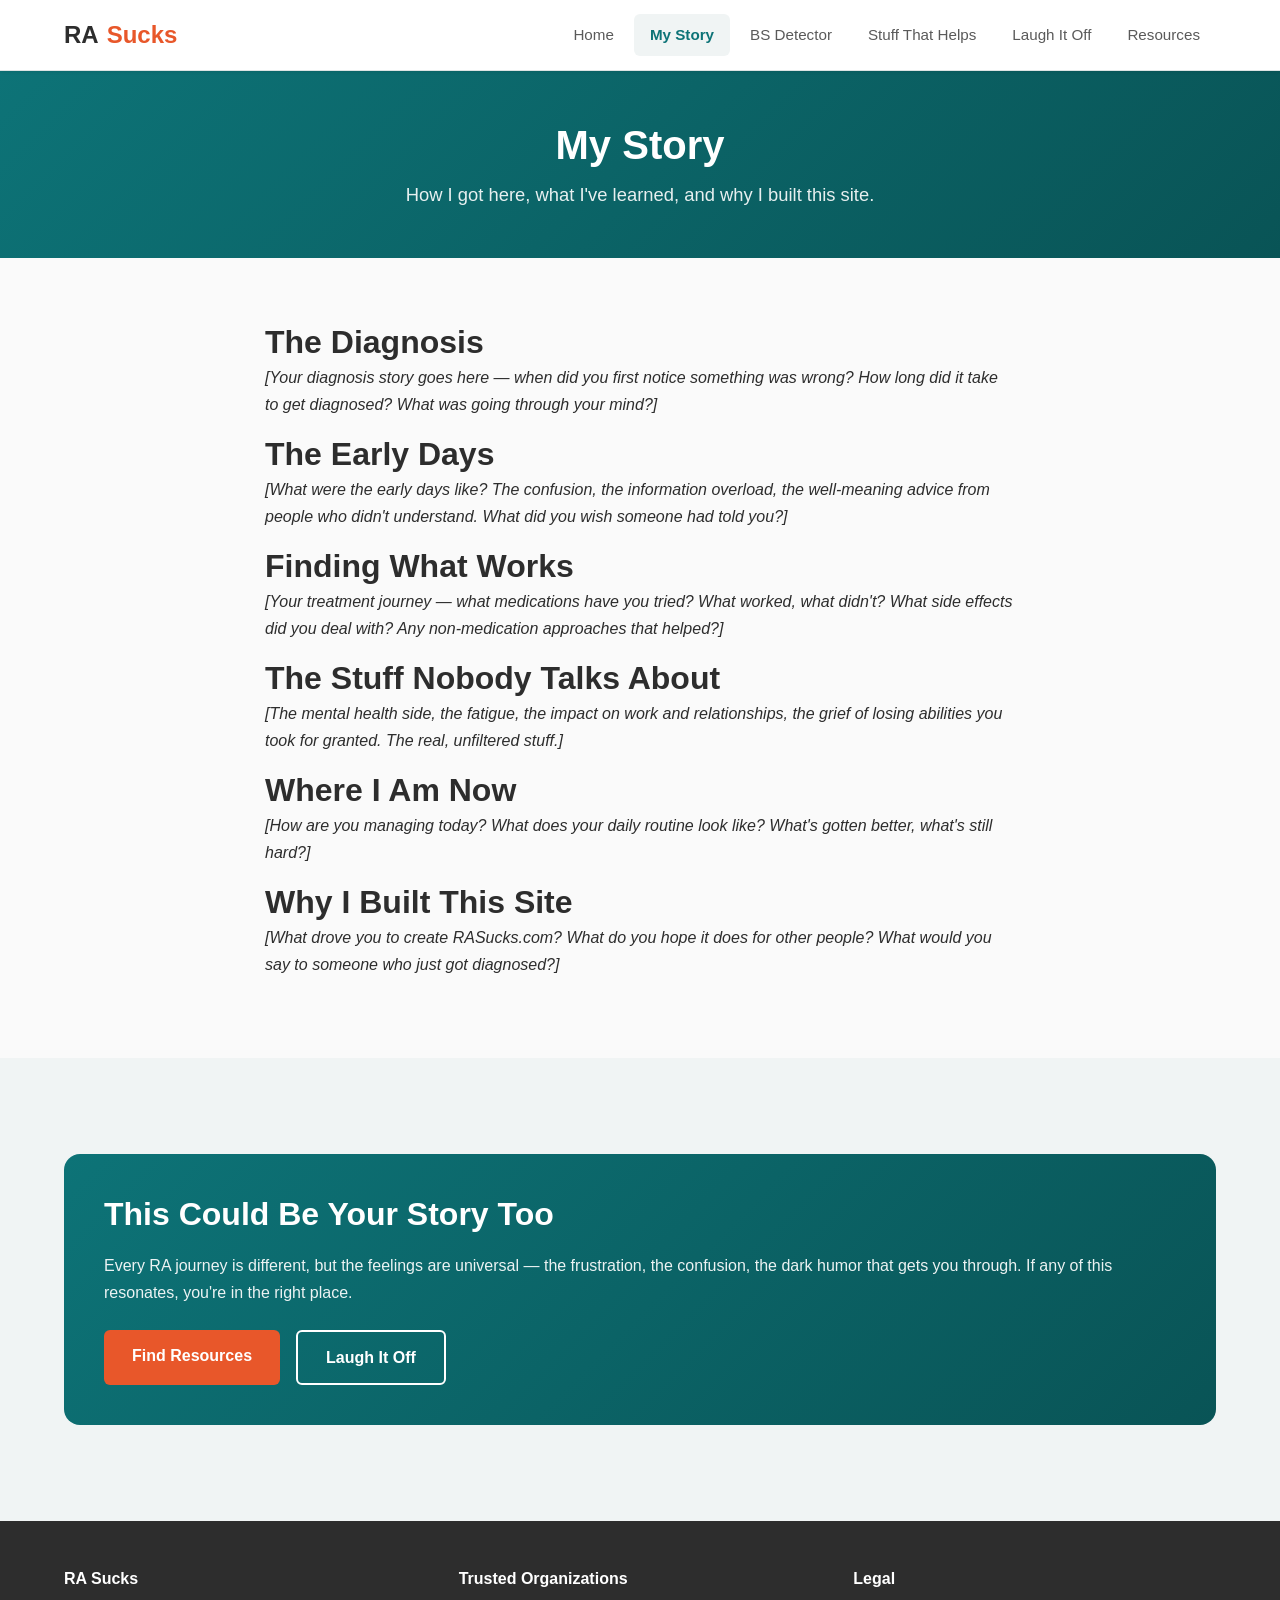
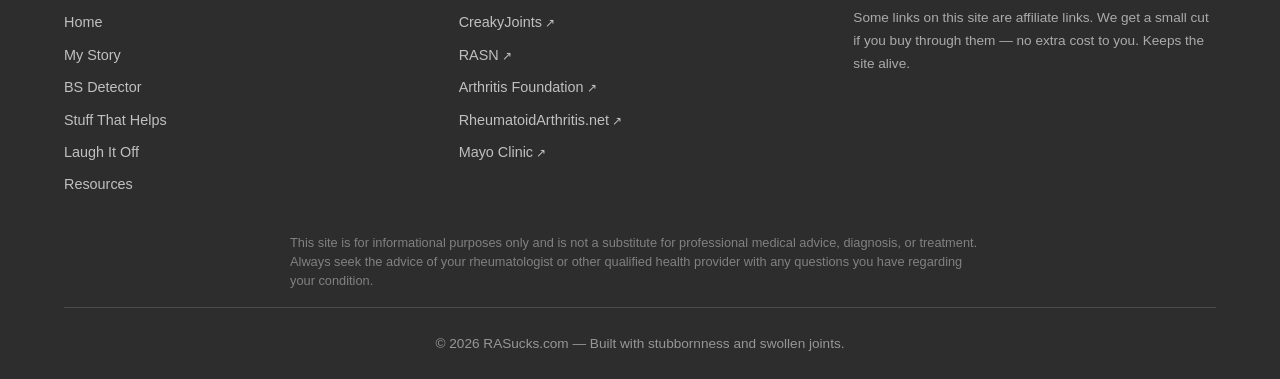
<file: my-story.html>
<!DOCTYPE html>
<html lang="en">
<head>
  <meta charset="UTF-8">
  <meta name="viewport" content="width=device-width, initial-scale=1.0">
  <title>My Story - RA Sucks</title>
  <meta name="description" content="One person's journey with Rheumatoid Arthritis. The diagnosis, the treatments, the ups, the downs, and why this site exists.">
  <link rel="stylesheet" href="css/style.css">
</head>
<body>

  <!-- Navigation -->
  <nav class="nav">
    <div class="nav-inner">
      <a href="index.html" class="nav-brand">RA <span>Sucks</span></a>
      <div class="nav-links">
        <a href="index.html">Home</a>
        <a href="my-story.html" class="active">My Story</a>
        <a href="bs-detector.html">BS Detector</a>
        <a href="products.html">Stuff That Helps</a>
        <a href="humor.html">Laugh It Off</a>
        <a href="resources.html">Resources</a>
      </div>
      <button class="nav-toggle" aria-label="Toggle navigation">
        <span></span>
        <span></span>
        <span></span>
      </button>
    </div>
  </nav>

  <!-- Page Hero -->
  <section class="page-hero">
    <div class="container">
      <h1>My Story</h1>
      <p>How I got here, what I've learned, and why I built this site.</p>
    </div>
  </section>

  <!-- Story Content -->
  <section class="section">
    <div class="container">
      <div style="max-width: 750px; margin: 0 auto;">

        <h2>The Diagnosis</h2>
        <p><em>[Your diagnosis story goes here &mdash; when did you first notice something was wrong? How long did it take to get diagnosed? What was going through your mind?]</em></p>

        <h2>The Early Days</h2>
        <p><em>[What were the early days like? The confusion, the information overload, the well-meaning advice from people who didn't understand. What did you wish someone had told you?]</em></p>

        <h2>Finding What Works</h2>
        <p><em>[Your treatment journey &mdash; what medications have you tried? What worked, what didn't? What side effects did you deal with? Any non-medication approaches that helped?]</em></p>

        <h2>The Stuff Nobody Talks About</h2>
        <p><em>[The mental health side, the fatigue, the impact on work and relationships, the grief of losing abilities you took for granted. The real, unfiltered stuff.]</em></p>

        <h2>Where I Am Now</h2>
        <p><em>[How are you managing today? What does your daily routine look like? What's gotten better, what's still hard?]</em></p>

        <h2>Why I Built This Site</h2>
        <p><em>[What drove you to create RASucks.com? What do you hope it does for other people? What would you say to someone who just got diagnosed?]</em></p>

      </div>
    </div>
  </section>

  <!-- CTA -->
  <section class="section section-alt">
    <div class="container">
      <div class="callout-box">
        <h2>This Could Be Your Story Too</h2>
        <p>Every RA journey is different, but the feelings are universal &mdash; the frustration, the confusion, the dark humor that gets you through. If any of this resonates, you're in the right place.</p>
        <div style="margin-top: 1.5rem; display: flex; gap: 1rem; flex-wrap: wrap;">
          <a href="resources.html" class="btn btn-primary">Find Resources</a>
          <a href="humor.html" class="btn btn-outline">Laugh It Off</a>
        </div>
      </div>
    </div>
  </section>

  <!-- Footer -->
  <footer class="footer">
    <div class="container">
      <div class="footer-grid">
        <div>
          <h4>RA Sucks</h4>
          <a href="index.html">Home</a>
          <a href="my-story.html">My Story</a>
          <a href="bs-detector.html">BS Detector</a>
          <a href="products.html">Stuff That Helps</a>
          <a href="humor.html">Laugh It Off</a>
          <a href="resources.html">Resources</a>
        </div>
        <div>
          <h4>Trusted Organizations</h4>
          <a href="https://creakyjoints.org/" target="_blank" rel="noopener">CreakyJoints</a>
          <a href="https://www.rheumatoidarthritis.org/" target="_blank" rel="noopener">RASN</a>
          <a href="https://www.arthritis.org/" target="_blank" rel="noopener">Arthritis Foundation</a>
          <a href="https://www.rheumatoidarthritis.net/" target="_blank" rel="noopener">RheumatoidArthritis.net</a>
          <a href="https://www.mayoclinic.org/diseases-conditions/rheumatoid-arthritis/symptoms-causes/syc-20353648" target="_blank" rel="noopener">Mayo Clinic</a>
        </div>
        <div>
          <h4>Legal</h4>
          <p style="font-size: 0.85rem; color: rgba(255,255,255,0.6);">Some links on this site are affiliate links. We get a small cut if you buy through them &mdash; no extra cost to you. Keeps the site alive.</p>
        </div>
      </div>
      <div class="footer-disclaimer">
        This site is for informational purposes only and is not a substitute for professional medical advice, diagnosis, or treatment. Always seek the advice of your rheumatologist or other qualified health provider with any questions you have regarding your condition.
      </div>
      <div class="footer-bottom">
        &copy; 2026 RASucks.com &mdash; Built with stubbornness and swollen joints.
      </div>
    </div>
  </footer>

  <script src="js/main.js"></script>
</body>
</html>
</file>
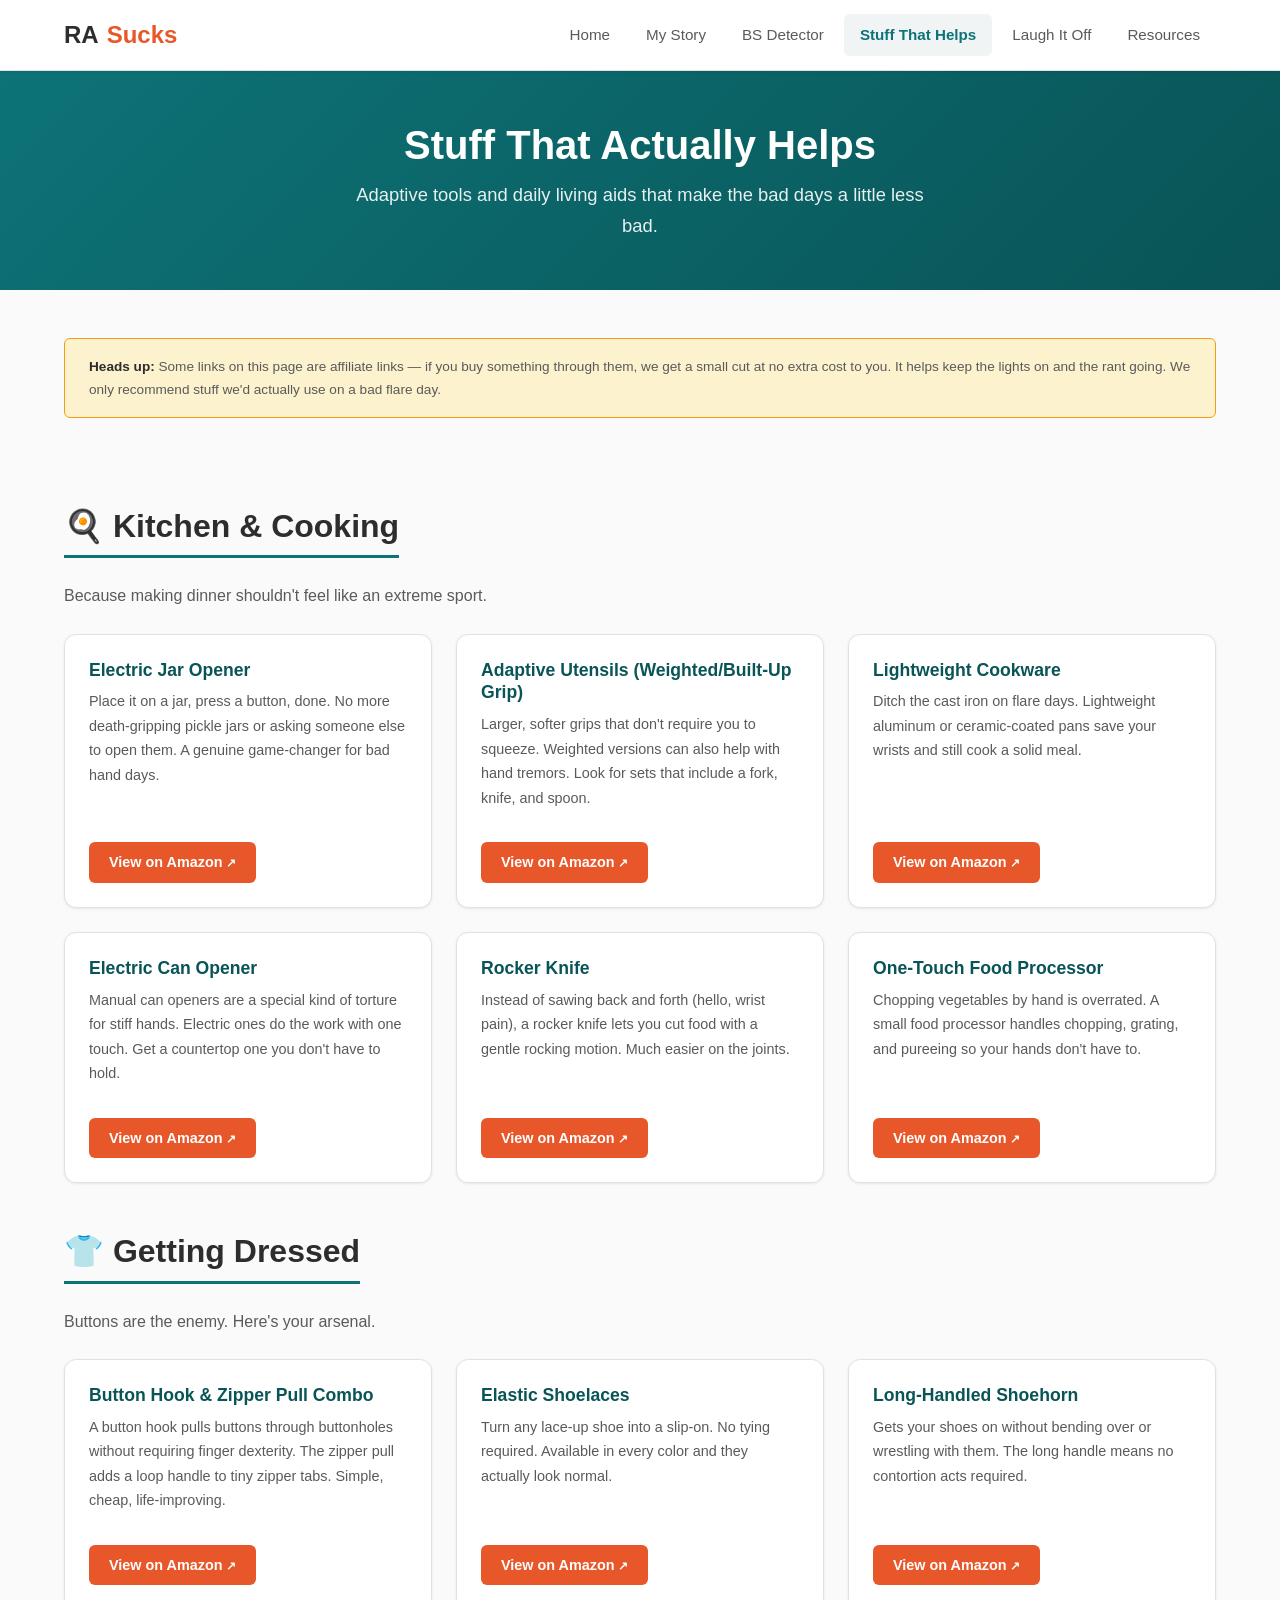
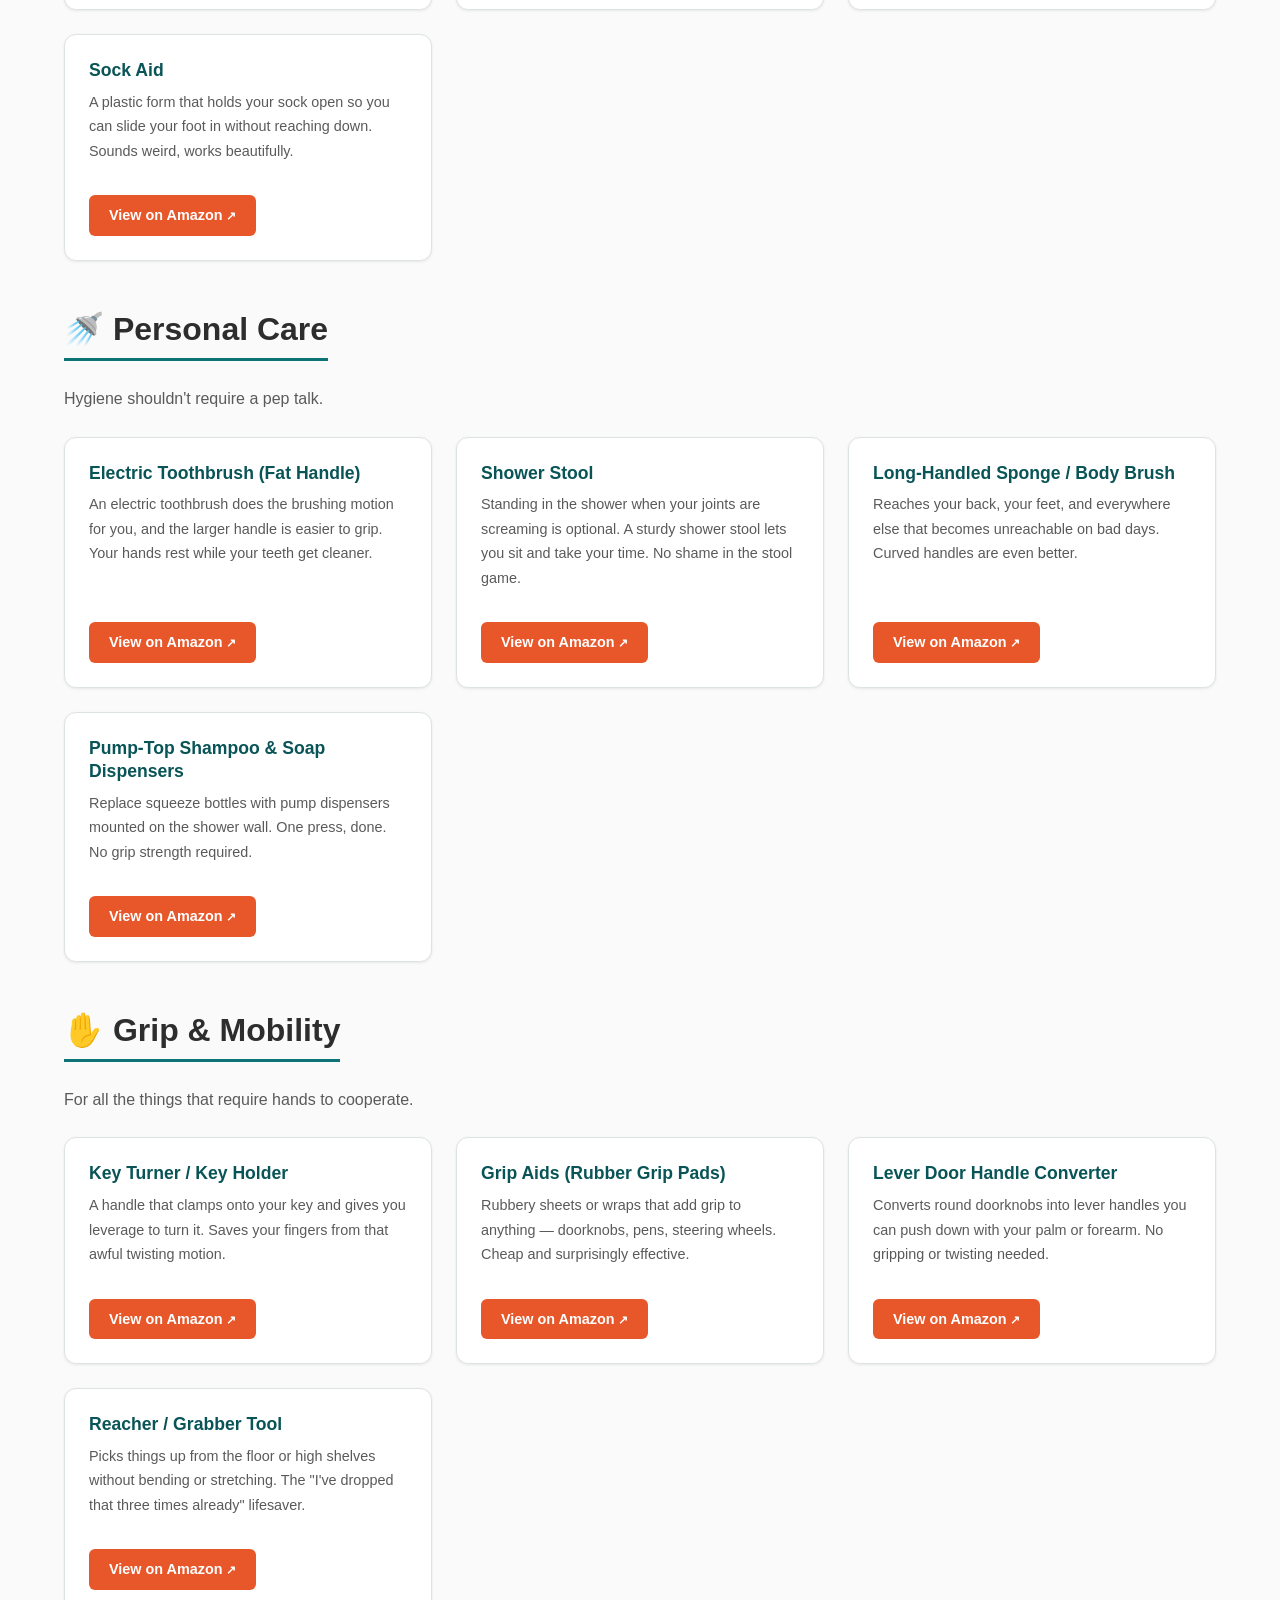
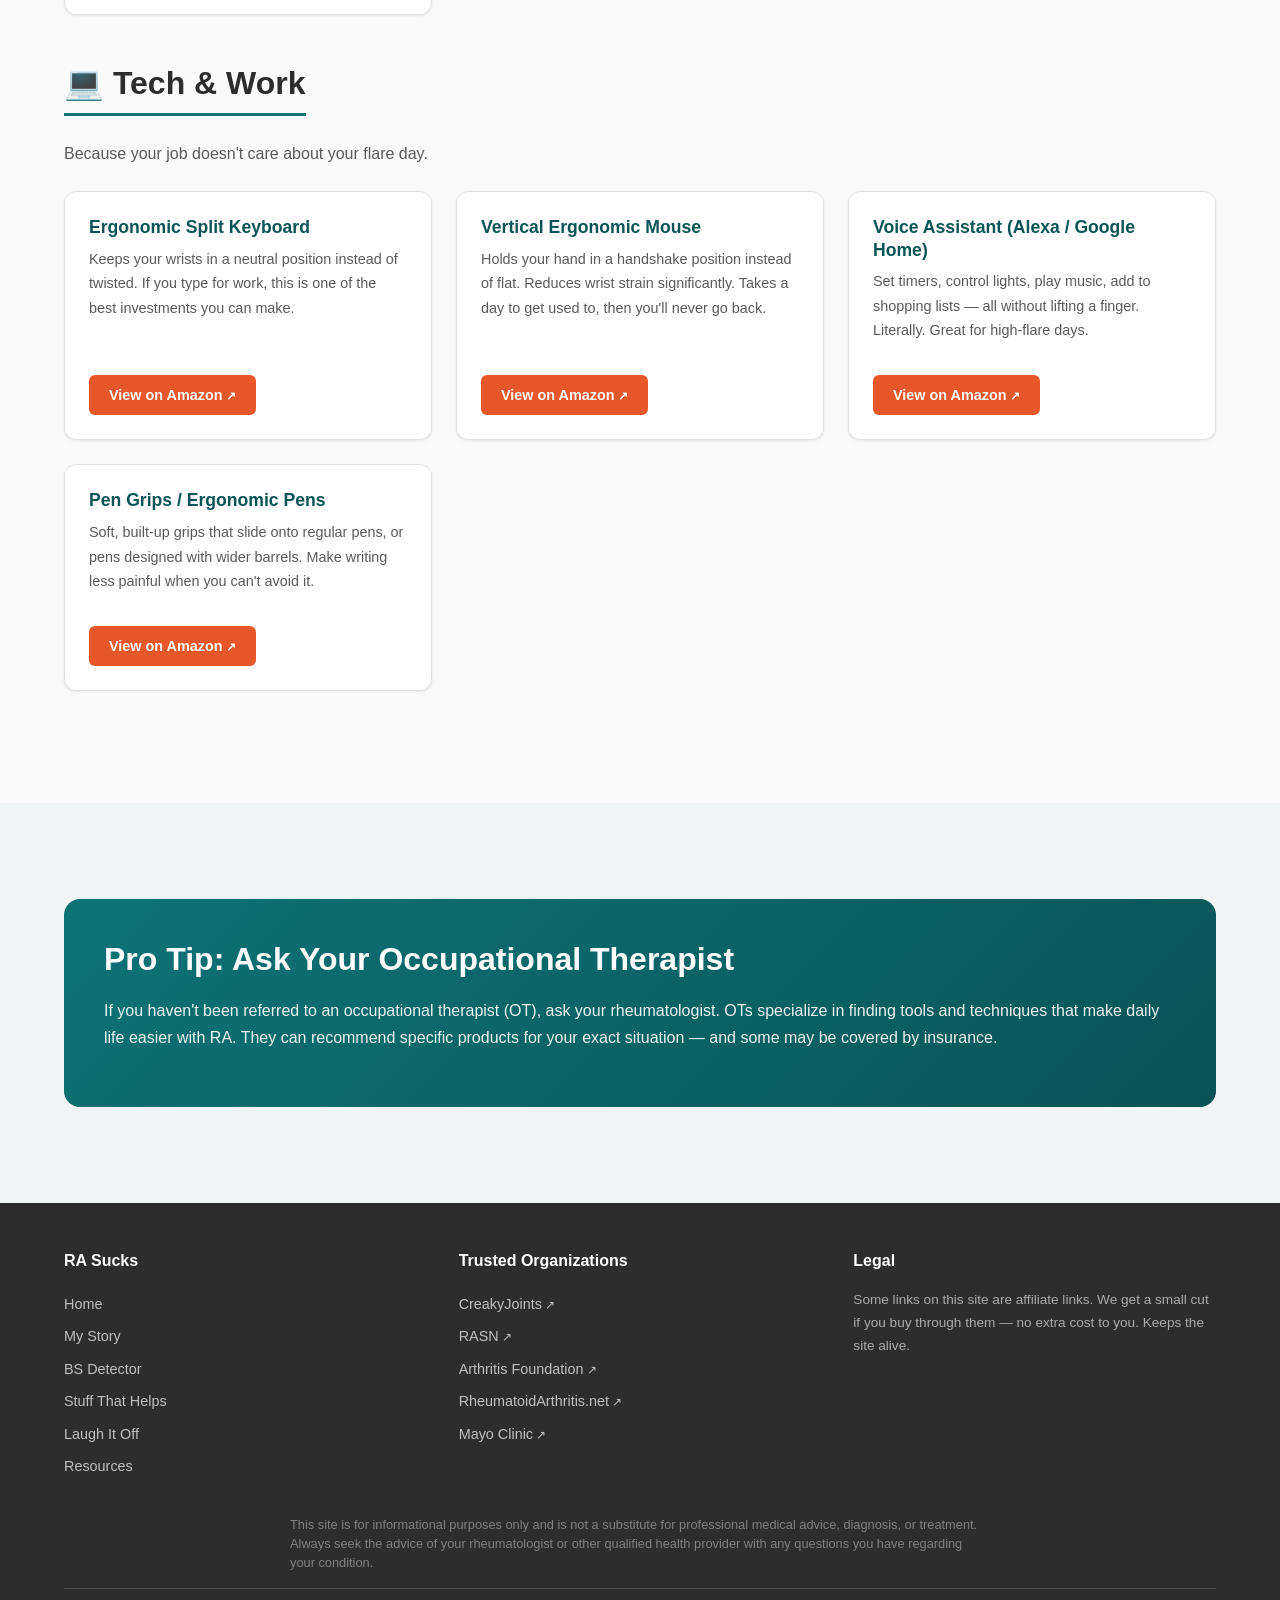
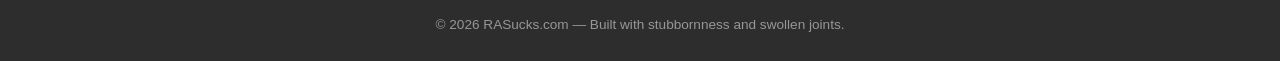
<file: products.html>
<!DOCTYPE html>
<html lang="en">
<head>
  <meta charset="UTF-8">
  <meta name="viewport" content="width=device-width, initial-scale=1.0">
  <title>Stuff That Actually Helps - RA Sucks</title>
  <meta name="description" content="Adaptive products and daily living aids that actually make life with Rheumatoid Arthritis more manageable. No BS, just stuff that works.">
  <link rel="stylesheet" href="css/style.css">
</head>
<body>

  <!-- Navigation -->
  <nav class="nav">
    <div class="nav-inner">
      <a href="index.html" class="nav-brand">RA <span>Sucks</span></a>
      <div class="nav-links">
        <a href="index.html">Home</a>
        <a href="my-story.html">My Story</a>
        <a href="bs-detector.html">BS Detector</a>
        <a href="products.html" class="active">Stuff That Helps</a>
        <a href="humor.html">Laugh It Off</a>
        <a href="resources.html">Resources</a>
      </div>
      <button class="nav-toggle" aria-label="Toggle navigation">
        <span></span>
        <span></span>
        <span></span>
      </button>
    </div>
  </nav>

  <!-- Page Hero -->
  <section class="page-hero">
    <div class="container">
      <h1>Stuff That Actually Helps</h1>
      <p>Adaptive tools and daily living aids that make the bad days a little less bad.</p>
    </div>
  </section>

  <!-- Affiliate Disclosure -->
  <section style="padding: 1.5rem 0 0;">
    <div class="container">
      <div class="affiliate-disclosure">
        <strong>Heads up:</strong> Some links on this page are affiliate links &mdash; if you buy something through them, we get a small cut at no extra cost to you. It helps keep the lights on and the rant going. We only recommend stuff we'd actually use on a bad flare day.
      </div>
    </div>
  </section>

  <!-- Kitchen -->
  <section class="section">
    <div class="container">
      <div class="product-category">
        <h2>&#x1F373; Kitchen &amp; Cooking</h2>
        <p style="margin-bottom: 1.5rem; color: var(--color-text-light);">Because making dinner shouldn't feel like an extreme sport.</p>

        <div class="card-grid">
          <div class="product-card">
            <h4>Electric Jar Opener</h4>
            <p>Place it on a jar, press a button, done. No more death-gripping pickle jars or asking someone else to open them. A genuine game-changer for bad hand days.</p>
            <a href="https://www.amazon.com/s?k=electric+jar+opener+arthritis&tag=rasucks-20" target="_blank" rel="nofollow noopener" class="btn btn-primary" data-affiliate="amazon">View on Amazon</a>
          </div>

          <div class="product-card">
            <h4>Adaptive Utensils (Weighted/Built-Up Grip)</h4>
            <p>Larger, softer grips that don't require you to squeeze. Weighted versions can also help with hand tremors. Look for sets that include a fork, knife, and spoon.</p>
            <a href="https://www.amazon.com/s?k=adaptive+utensils+arthritis+weighted&tag=rasucks-20" target="_blank" rel="nofollow noopener" class="btn btn-primary" data-affiliate="amazon">View on Amazon</a>
          </div>

          <div class="product-card">
            <h4>Lightweight Cookware</h4>
            <p>Ditch the cast iron on flare days. Lightweight aluminum or ceramic-coated pans save your wrists and still cook a solid meal.</p>
            <a href="https://www.amazon.com/s?k=lightweight+cookware+set&tag=rasucks-20" target="_blank" rel="nofollow noopener" class="btn btn-primary" data-affiliate="amazon">View on Amazon</a>
          </div>

          <div class="product-card">
            <h4>Electric Can Opener</h4>
            <p>Manual can openers are a special kind of torture for stiff hands. Electric ones do the work with one touch. Get a countertop one you don't have to hold.</p>
            <a href="https://www.amazon.com/s?k=electric+can+opener+countertop&tag=rasucks-20" target="_blank" rel="nofollow noopener" class="btn btn-primary" data-affiliate="amazon">View on Amazon</a>
          </div>

          <div class="product-card">
            <h4>Rocker Knife</h4>
            <p>Instead of sawing back and forth (hello, wrist pain), a rocker knife lets you cut food with a gentle rocking motion. Much easier on the joints.</p>
            <a href="https://www.amazon.com/s?k=rocker+knife+adaptive&tag=rasucks-20" target="_blank" rel="nofollow noopener" class="btn btn-primary" data-affiliate="amazon">View on Amazon</a>
          </div>

          <div class="product-card">
            <h4>One-Touch Food Processor</h4>
            <p>Chopping vegetables by hand is overrated. A small food processor handles chopping, grating, and pureeing so your hands don't have to.</p>
            <a href="https://www.amazon.com/s?k=small+food+processor+one+touch&tag=rasucks-20" target="_blank" rel="nofollow noopener" class="btn btn-primary" data-affiliate="amazon">View on Amazon</a>
          </div>
        </div>
      </div>

      <!-- Getting Dressed -->
      <div class="product-category">
        <h2>&#x1F455; Getting Dressed</h2>
        <p style="margin-bottom: 1.5rem; color: var(--color-text-light);">Buttons are the enemy. Here's your arsenal.</p>

        <div class="card-grid">
          <div class="product-card">
            <h4>Button Hook &amp; Zipper Pull Combo</h4>
            <p>A button hook pulls buttons through buttonholes without requiring finger dexterity. The zipper pull adds a loop handle to tiny zipper tabs. Simple, cheap, life-improving.</p>
            <a href="https://www.amazon.com/s?k=button+hook+zipper+pull+dressing+aid&tag=rasucks-20" target="_blank" rel="nofollow noopener" class="btn btn-primary" data-affiliate="amazon">View on Amazon</a>
          </div>

          <div class="product-card">
            <h4>Elastic Shoelaces</h4>
            <p>Turn any lace-up shoe into a slip-on. No tying required. Available in every color and they actually look normal.</p>
            <a href="https://www.amazon.com/s?k=elastic+no+tie+shoelaces&tag=rasucks-20" target="_blank" rel="nofollow noopener" class="btn btn-primary" data-affiliate="amazon">View on Amazon</a>
          </div>

          <div class="product-card">
            <h4>Long-Handled Shoehorn</h4>
            <p>Gets your shoes on without bending over or wrestling with them. The long handle means no contortion acts required.</p>
            <a href="https://www.amazon.com/s?k=long+handled+shoehorn&tag=rasucks-20" target="_blank" rel="nofollow noopener" class="btn btn-primary" data-affiliate="amazon">View on Amazon</a>
          </div>

          <div class="product-card">
            <h4>Sock Aid</h4>
            <p>A plastic form that holds your sock open so you can slide your foot in without reaching down. Sounds weird, works beautifully.</p>
            <a href="https://www.amazon.com/s?k=sock+aid+helper&tag=rasucks-20" target="_blank" rel="nofollow noopener" class="btn btn-primary" data-affiliate="amazon">View on Amazon</a>
          </div>
        </div>
      </div>

      <!-- Personal Care -->
      <div class="product-category">
        <h2>&#x1F6BF; Personal Care</h2>
        <p style="margin-bottom: 1.5rem; color: var(--color-text-light);">Hygiene shouldn't require a pep talk.</p>

        <div class="card-grid">
          <div class="product-card">
            <h4>Electric Toothbrush (Fat Handle)</h4>
            <p>An electric toothbrush does the brushing motion for you, and the larger handle is easier to grip. Your hands rest while your teeth get cleaner.</p>
            <a href="https://www.amazon.com/s?k=electric+toothbrush+large+handle&tag=rasucks-20" target="_blank" rel="nofollow noopener" class="btn btn-primary" data-affiliate="amazon">View on Amazon</a>
          </div>

          <div class="product-card">
            <h4>Shower Stool</h4>
            <p>Standing in the shower when your joints are screaming is optional. A sturdy shower stool lets you sit and take your time. No shame in the stool game.</p>
            <a href="https://www.amazon.com/s?k=shower+stool+seat+adjustable&tag=rasucks-20" target="_blank" rel="nofollow noopener" class="btn btn-primary" data-affiliate="amazon">View on Amazon</a>
          </div>

          <div class="product-card">
            <h4>Long-Handled Sponge / Body Brush</h4>
            <p>Reaches your back, your feet, and everywhere else that becomes unreachable on bad days. Curved handles are even better.</p>
            <a href="https://www.amazon.com/s?k=long+handled+bath+sponge+brush&tag=rasucks-20" target="_blank" rel="nofollow noopener" class="btn btn-primary" data-affiliate="amazon">View on Amazon</a>
          </div>

          <div class="product-card">
            <h4>Pump-Top Shampoo &amp; Soap Dispensers</h4>
            <p>Replace squeeze bottles with pump dispensers mounted on the shower wall. One press, done. No grip strength required.</p>
            <a href="https://www.amazon.com/s?k=wall+mount+soap+shampoo+dispenser+pump&tag=rasucks-20" target="_blank" rel="nofollow noopener" class="btn btn-primary" data-affiliate="amazon">View on Amazon</a>
          </div>
        </div>
      </div>

      <!-- Grip & Mobility -->
      <div class="product-category">
        <h2>&#x270B; Grip &amp; Mobility</h2>
        <p style="margin-bottom: 1.5rem; color: var(--color-text-light);">For all the things that require hands to cooperate.</p>

        <div class="card-grid">
          <div class="product-card">
            <h4>Key Turner / Key Holder</h4>
            <p>A handle that clamps onto your key and gives you leverage to turn it. Saves your fingers from that awful twisting motion.</p>
            <a href="https://www.amazon.com/s?k=key+turner+holder+arthritis&tag=rasucks-20" target="_blank" rel="nofollow noopener" class="btn btn-primary" data-affiliate="amazon">View on Amazon</a>
          </div>

          <div class="product-card">
            <h4>Grip Aids (Rubber Grip Pads)</h4>
            <p>Rubbery sheets or wraps that add grip to anything &mdash; doorknobs, pens, steering wheels. Cheap and surprisingly effective.</p>
            <a href="https://www.amazon.com/s?k=rubber+grip+aids+arthritis&tag=rasucks-20" target="_blank" rel="nofollow noopener" class="btn btn-primary" data-affiliate="amazon">View on Amazon</a>
          </div>

          <div class="product-card">
            <h4>Lever Door Handle Converter</h4>
            <p>Converts round doorknobs into lever handles you can push down with your palm or forearm. No gripping or twisting needed.</p>
            <a href="https://www.amazon.com/s?k=door+knob+lever+handle+converter&tag=rasucks-20" target="_blank" rel="nofollow noopener" class="btn btn-primary" data-affiliate="amazon">View on Amazon</a>
          </div>

          <div class="product-card">
            <h4>Reacher / Grabber Tool</h4>
            <p>Picks things up from the floor or high shelves without bending or stretching. The "I've dropped that three times already" lifesaver.</p>
            <a href="https://www.amazon.com/s?k=reacher+grabber+tool+32+inch&tag=rasucks-20" target="_blank" rel="nofollow noopener" class="btn btn-primary" data-affiliate="amazon">View on Amazon</a>
          </div>
        </div>
      </div>

      <!-- Tech -->
      <div class="product-category">
        <h2>&#x1F4BB; Tech &amp; Work</h2>
        <p style="margin-bottom: 1.5rem; color: var(--color-text-light);">Because your job doesn't care about your flare day.</p>

        <div class="card-grid">
          <div class="product-card">
            <h4>Ergonomic Split Keyboard</h4>
            <p>Keeps your wrists in a neutral position instead of twisted. If you type for work, this is one of the best investments you can make.</p>
            <a href="https://www.amazon.com/s?k=ergonomic+split+keyboard&tag=rasucks-20" target="_blank" rel="nofollow noopener" class="btn btn-primary" data-affiliate="amazon">View on Amazon</a>
          </div>

          <div class="product-card">
            <h4>Vertical Ergonomic Mouse</h4>
            <p>Holds your hand in a handshake position instead of flat. Reduces wrist strain significantly. Takes a day to get used to, then you'll never go back.</p>
            <a href="https://www.amazon.com/s?k=vertical+ergonomic+mouse&tag=rasucks-20" target="_blank" rel="nofollow noopener" class="btn btn-primary" data-affiliate="amazon">View on Amazon</a>
          </div>

          <div class="product-card">
            <h4>Voice Assistant (Alexa / Google Home)</h4>
            <p>Set timers, control lights, play music, add to shopping lists &mdash; all without lifting a finger. Literally. Great for high-flare days.</p>
            <a href="https://www.amazon.com/s?k=echo+dot+alexa&tag=rasucks-20" target="_blank" rel="nofollow noopener" class="btn btn-primary" data-affiliate="amazon">View on Amazon</a>
          </div>

          <div class="product-card">
            <h4>Pen Grips / Ergonomic Pens</h4>
            <p>Soft, built-up grips that slide onto regular pens, or pens designed with wider barrels. Make writing less painful when you can't avoid it.</p>
            <a href="https://www.amazon.com/s?k=ergonomic+pen+grips+arthritis&tag=rasucks-20" target="_blank" rel="nofollow noopener" class="btn btn-primary" data-affiliate="amazon">View on Amazon</a>
          </div>
        </div>
      </div>

    </div>
  </section>

  <!-- Tip -->
  <section class="section section-alt">
    <div class="container">
      <div class="callout-box">
        <h2>Pro Tip: Ask Your Occupational Therapist</h2>
        <p>If you haven't been referred to an occupational therapist (OT), ask your rheumatologist. OTs specialize in finding tools and techniques that make daily life easier with RA. They can recommend specific products for your exact situation &mdash; and some may be covered by insurance.</p>
      </div>
    </div>
  </section>

  <!-- Footer -->
  <footer class="footer">
    <div class="container">
      <div class="footer-grid">
        <div>
          <h4>RA Sucks</h4>
          <a href="index.html">Home</a>
          <a href="my-story.html">My Story</a>
          <a href="bs-detector.html">BS Detector</a>
          <a href="products.html">Stuff That Helps</a>
          <a href="humor.html">Laugh It Off</a>
          <a href="resources.html">Resources</a>
        </div>
        <div>
          <h4>Trusted Organizations</h4>
          <a href="https://creakyjoints.org/" target="_blank" rel="noopener">CreakyJoints</a>
          <a href="https://www.rheumatoidarthritis.org/" target="_blank" rel="noopener">RASN</a>
          <a href="https://www.arthritis.org/" target="_blank" rel="noopener">Arthritis Foundation</a>
          <a href="https://www.rheumatoidarthritis.net/" target="_blank" rel="noopener">RheumatoidArthritis.net</a>
          <a href="https://www.mayoclinic.org/diseases-conditions/rheumatoid-arthritis/symptoms-causes/syc-20353648" target="_blank" rel="noopener">Mayo Clinic</a>
        </div>
        <div>
          <h4>Legal</h4>
          <p style="font-size: 0.85rem; color: rgba(255,255,255,0.6);">Some links on this site are affiliate links. We get a small cut if you buy through them &mdash; no extra cost to you. Keeps the site alive.</p>
        </div>
      </div>
      <div class="footer-disclaimer">
        This site is for informational purposes only and is not a substitute for professional medical advice, diagnosis, or treatment. Always seek the advice of your rheumatologist or other qualified health provider with any questions you have regarding your condition.
      </div>
      <div class="footer-bottom">
        &copy; 2026 RASucks.com &mdash; Built with stubbornness and swollen joints.
      </div>
    </div>
  </footer>

  <script src="js/main.js"></script>
</body>
</html>
</file>
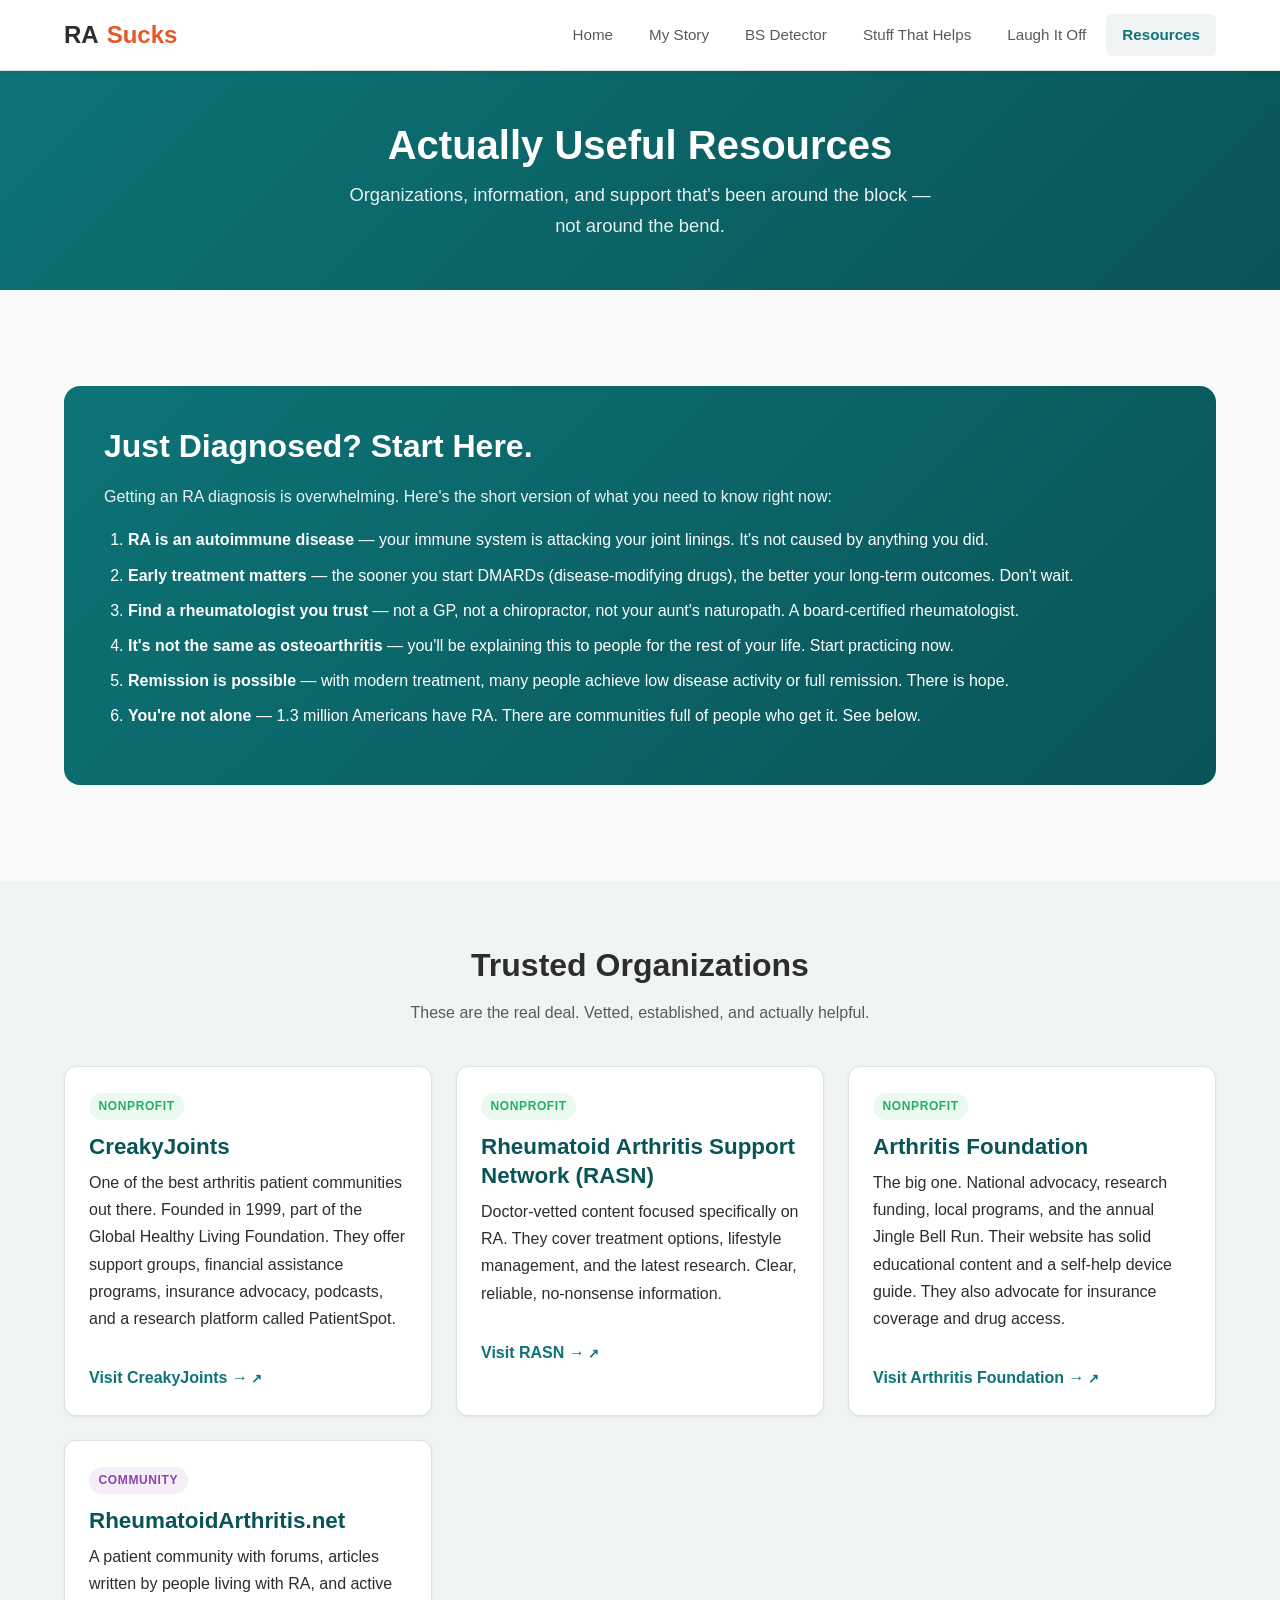
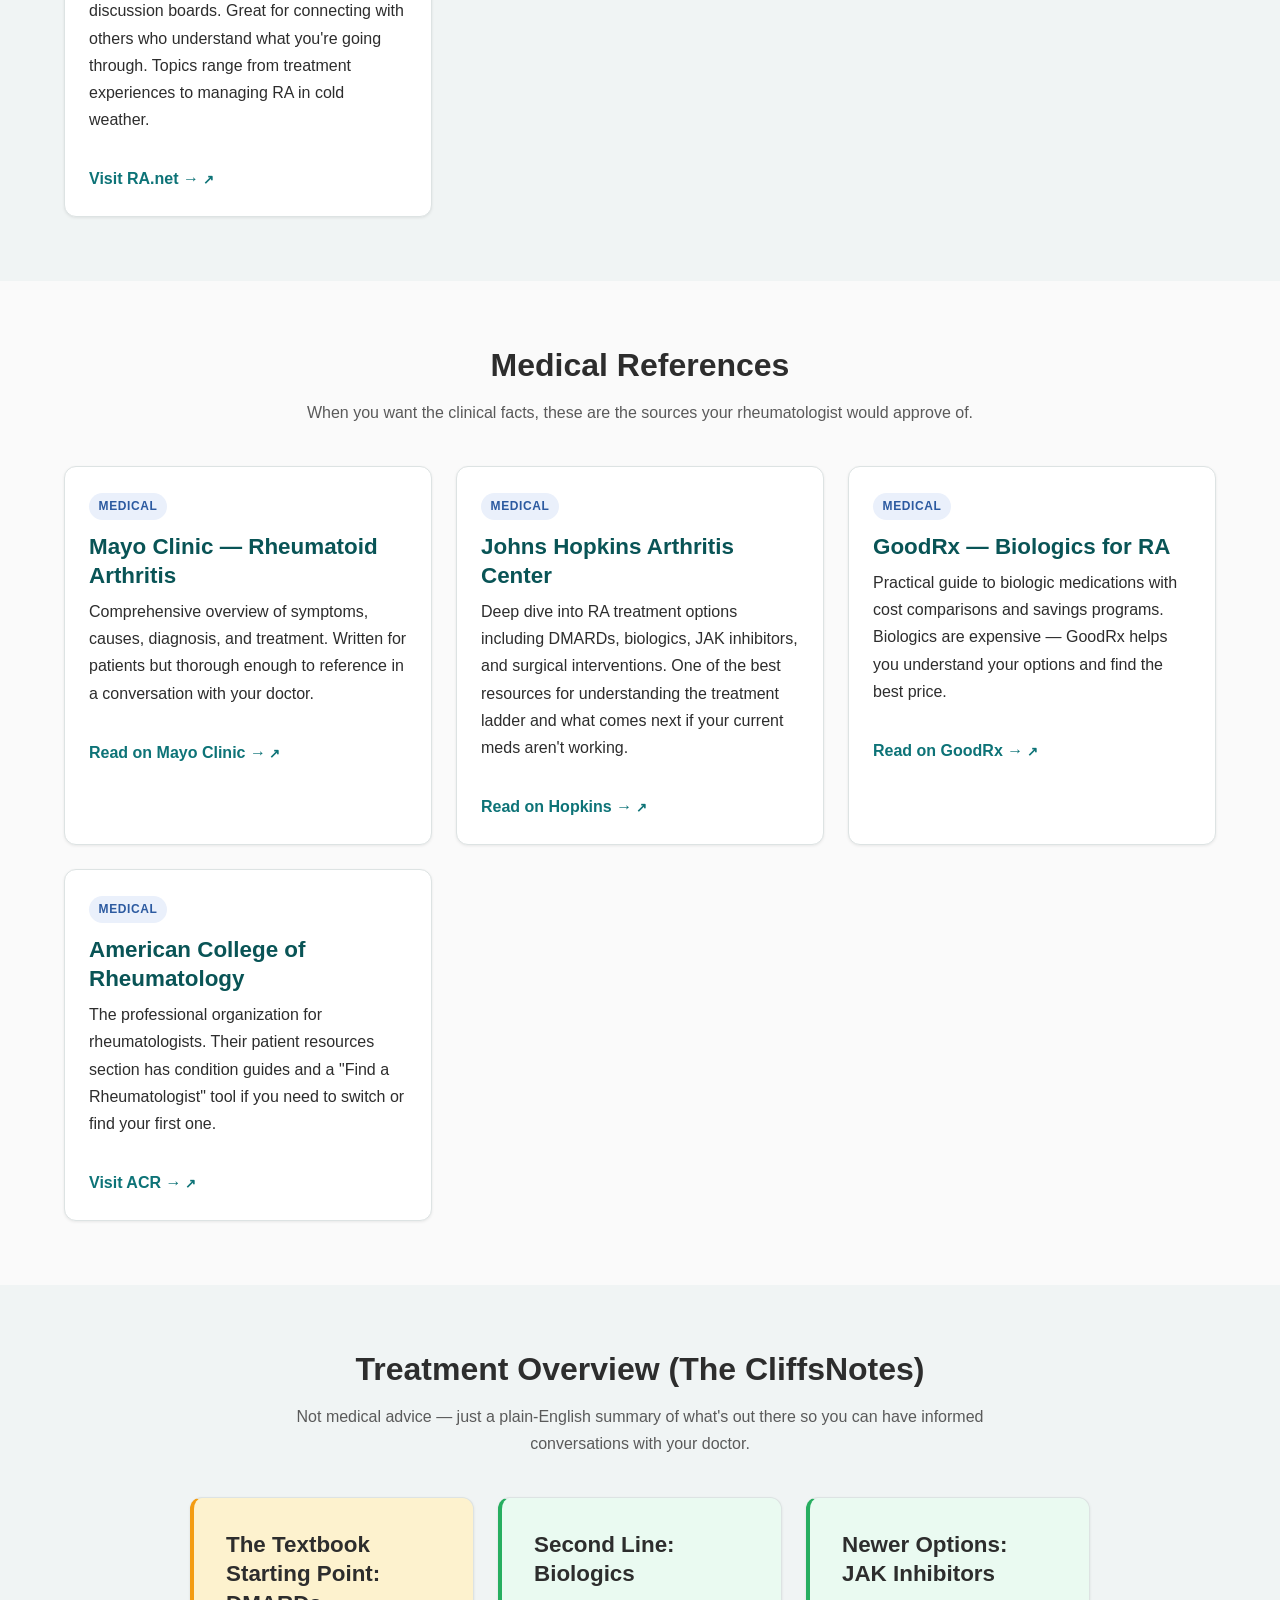
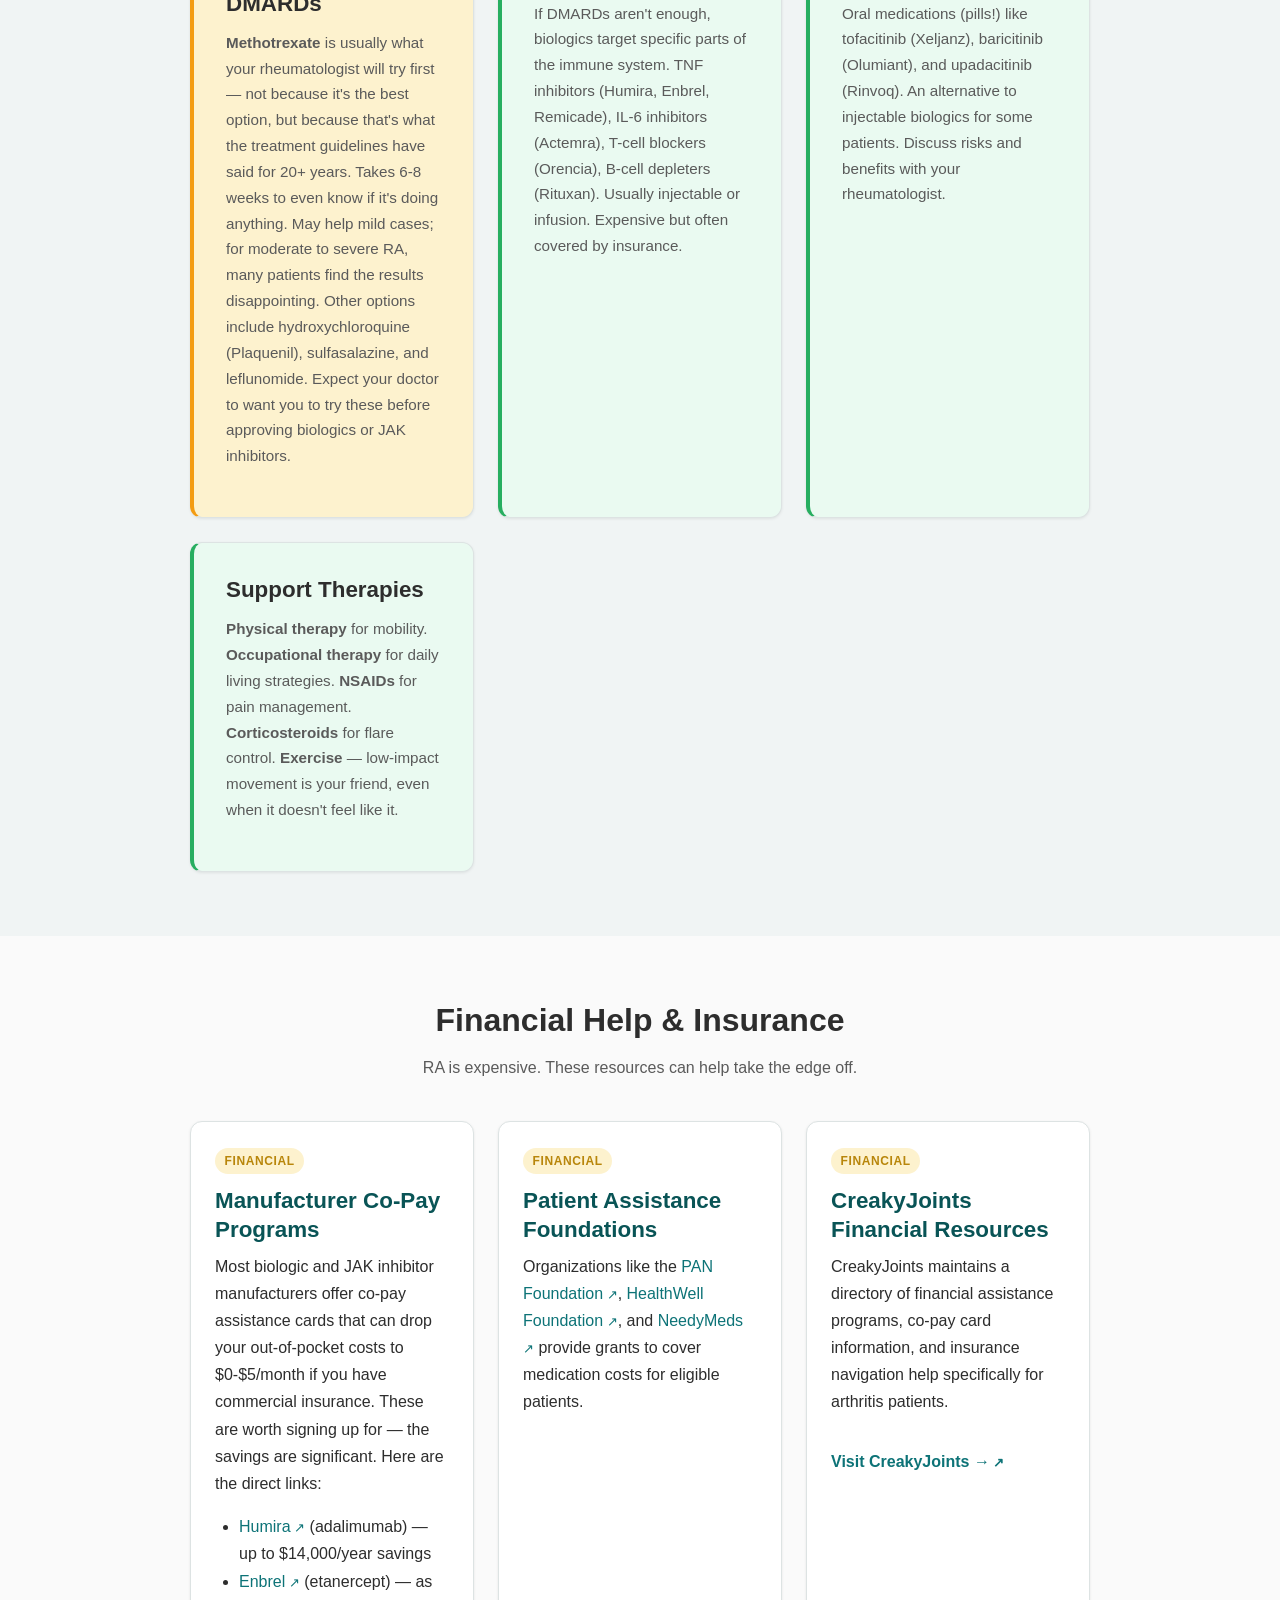
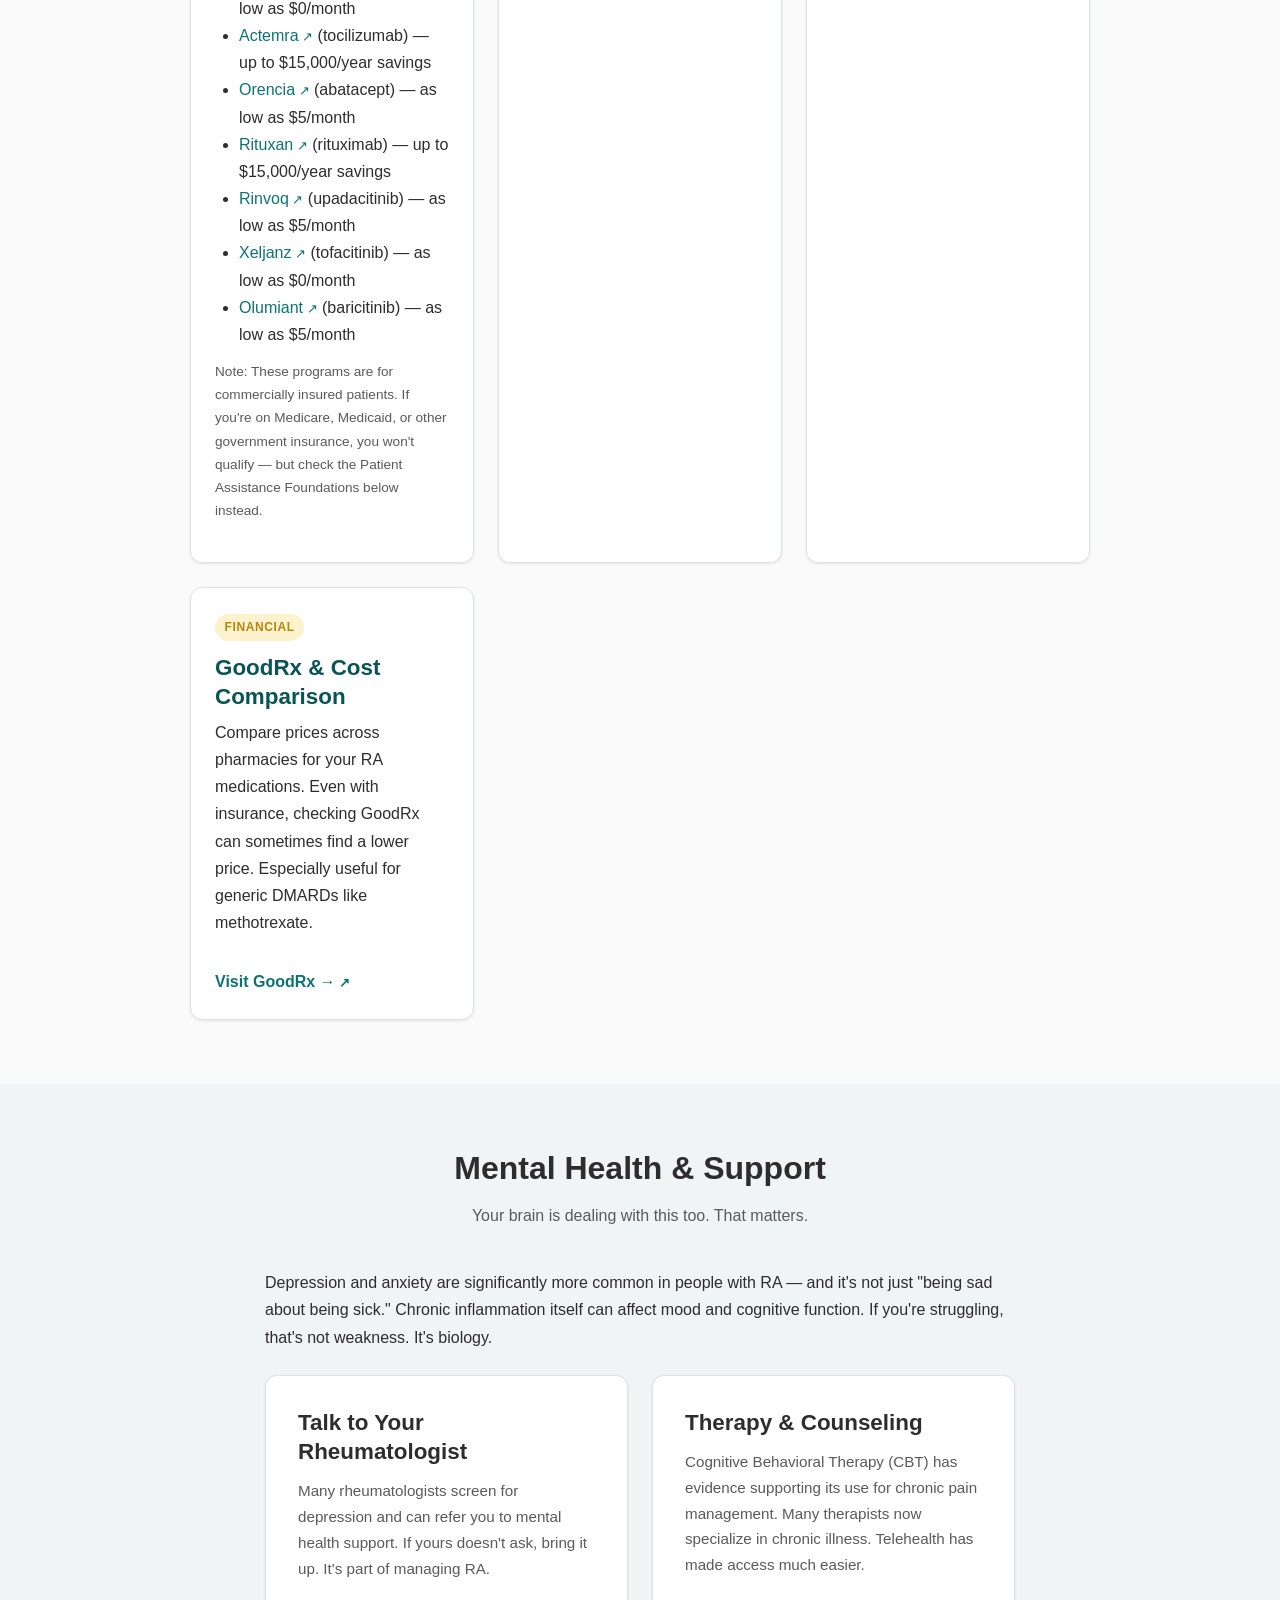
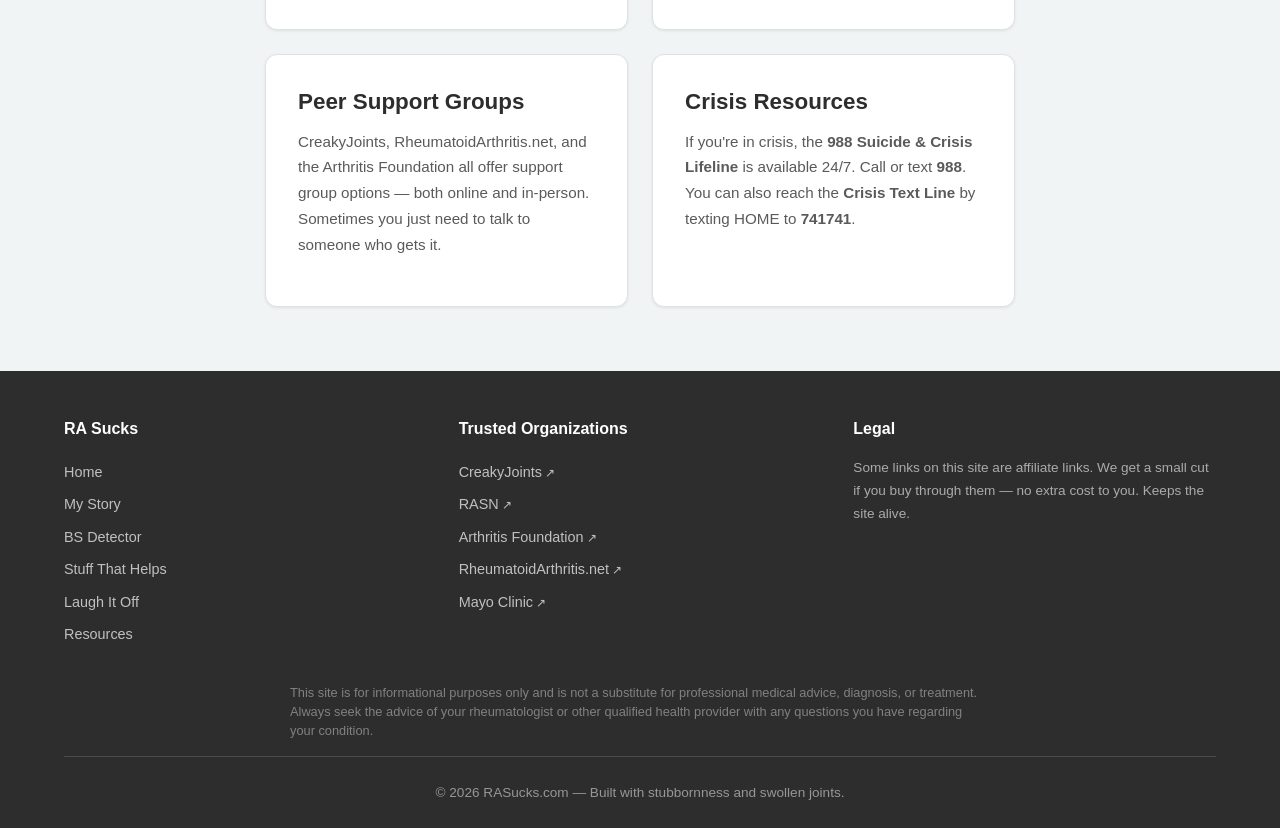
<file: resources.html>
<!DOCTYPE html>
<html lang="en">
<head>
  <meta charset="UTF-8">
  <meta name="viewport" content="width=device-width, initial-scale=1.0">
  <title>Actually Useful Resources - RA Sucks</title>
  <meta name="description" content="Vetted organizations, treatment info, financial help, and support communities for people with Rheumatoid Arthritis. No BS, just real resources.">
  <link rel="stylesheet" href="css/style.css">
</head>
<body>

  <!-- Navigation -->
  <nav class="nav">
    <div class="nav-inner">
      <a href="index.html" class="nav-brand">RA <span>Sucks</span></a>
      <div class="nav-links">
        <a href="index.html">Home</a>
        <a href="my-story.html">My Story</a>
        <a href="bs-detector.html">BS Detector</a>
        <a href="products.html">Stuff That Helps</a>
        <a href="humor.html">Laugh It Off</a>
        <a href="resources.html" class="active">Resources</a>
      </div>
      <button class="nav-toggle" aria-label="Toggle navigation">
        <span></span>
        <span></span>
        <span></span>
      </button>
    </div>
  </nav>

  <!-- Page Hero -->
  <section class="page-hero">
    <div class="container">
      <h1>Actually Useful Resources</h1>
      <p>Organizations, information, and support that's been around the block &mdash; not around the bend.</p>
    </div>
  </section>

  <!-- Newly Diagnosed -->
  <section class="section">
    <div class="container">
      <div class="callout-box">
        <h2>Just Diagnosed? Start Here.</h2>
        <p>Getting an RA diagnosis is overwhelming. Here's the short version of what you need to know right now:</p>
        <ol>
          <li><strong>RA is an autoimmune disease</strong> &mdash; your immune system is attacking your joint linings. It's not caused by anything you did.</li>
          <li><strong>Early treatment matters</strong> &mdash; the sooner you start DMARDs (disease-modifying drugs), the better your long-term outcomes. Don't wait.</li>
          <li><strong>Find a rheumatologist you trust</strong> &mdash; not a GP, not a chiropractor, not your aunt's naturopath. A board-certified rheumatologist.</li>
          <li><strong>It's not the same as osteoarthritis</strong> &mdash; you'll be explaining this to people for the rest of your life. Start practicing now.</li>
          <li><strong>Remission is possible</strong> &mdash; with modern treatment, many people achieve low disease activity or full remission. There is hope.</li>
          <li><strong>You're not alone</strong> &mdash; 1.3 million Americans have RA. There are communities full of people who get it. See below.</li>
        </ol>
      </div>
    </div>
  </section>

  <!-- Trusted Organizations -->
  <section class="section section-alt">
    <div class="container">
      <div class="section-header">
        <h2>Trusted Organizations</h2>
        <p>These are the real deal. Vetted, established, and actually helpful.</p>
      </div>

      <div class="card-grid">
        <div class="resource-card">
          <span class="tag tag-nonprofit">Nonprofit</span>
          <h3>CreakyJoints</h3>
          <p>One of the best arthritis patient communities out there. Founded in 1999, part of the Global Healthy Living Foundation. They offer support groups, financial assistance programs, insurance advocacy, podcasts, and a research platform called PatientSpot.</p>
          <a href="https://creakyjoints.org/" target="_blank" rel="noopener" class="card-link">Visit CreakyJoints &rarr;</a>
        </div>

        <div class="resource-card">
          <span class="tag tag-nonprofit">Nonprofit</span>
          <h3>Rheumatoid Arthritis Support Network (RASN)</h3>
          <p>Doctor-vetted content focused specifically on RA. They cover treatment options, lifestyle management, and the latest research. Clear, reliable, no-nonsense information.</p>
          <a href="https://www.rheumatoidarthritis.org/" target="_blank" rel="noopener" class="card-link">Visit RASN &rarr;</a>
        </div>

        <div class="resource-card">
          <span class="tag tag-nonprofit">Nonprofit</span>
          <h3>Arthritis Foundation</h3>
          <p>The big one. National advocacy, research funding, local programs, and the annual Jingle Bell Run. Their website has solid educational content and a self-help device guide. They also advocate for insurance coverage and drug access.</p>
          <a href="https://www.arthritis.org/" target="_blank" rel="noopener" class="card-link">Visit Arthritis Foundation &rarr;</a>
        </div>

        <div class="resource-card">
          <span class="tag tag-community">Community</span>
          <h3>RheumatoidArthritis.net</h3>
          <p>A patient community with forums, articles written by people living with RA, and active discussion boards. Great for connecting with others who understand what you're going through. Topics range from treatment experiences to managing RA in cold weather.</p>
          <a href="https://www.rheumatoidarthritis.net/" target="_blank" rel="noopener" class="card-link">Visit RA.net &rarr;</a>
        </div>
      </div>
    </div>
  </section>

  <!-- Medical References -->
  <section class="section">
    <div class="container">
      <div class="section-header">
        <h2>Medical References</h2>
        <p>When you want the clinical facts, these are the sources your rheumatologist would approve of.</p>
      </div>

      <div class="card-grid">
        <div class="resource-card">
          <span class="tag tag-medical">Medical</span>
          <h3>Mayo Clinic &mdash; Rheumatoid Arthritis</h3>
          <p>Comprehensive overview of symptoms, causes, diagnosis, and treatment. Written for patients but thorough enough to reference in a conversation with your doctor.</p>
          <a href="https://www.mayoclinic.org/diseases-conditions/rheumatoid-arthritis/symptoms-causes/syc-20353648" target="_blank" rel="noopener" class="card-link">Read on Mayo Clinic &rarr;</a>
        </div>

        <div class="resource-card">
          <span class="tag tag-medical">Medical</span>
          <h3>Johns Hopkins Arthritis Center</h3>
          <p>Deep dive into RA treatment options including DMARDs, biologics, JAK inhibitors, and surgical interventions. One of the best resources for understanding the treatment ladder and what comes next if your current meds aren't working.</p>
          <a href="https://www.hopkinsarthritis.org/arthritis-info/rheumatoid-arthritis/ra-treatment/" target="_blank" rel="noopener" class="card-link">Read on Hopkins &rarr;</a>
        </div>

        <div class="resource-card">
          <span class="tag tag-medical">Medical</span>
          <h3>GoodRx &mdash; Biologics for RA</h3>
          <p>Practical guide to biologic medications with cost comparisons and savings programs. Biologics are expensive &mdash; GoodRx helps you understand your options and find the best price.</p>
          <a href="https://www.goodrx.com/conditions/rheumatoid-arthritis/biologics-for-rheumatoid-arthritis" target="_blank" rel="noopener" class="card-link">Read on GoodRx &rarr;</a>
        </div>

        <div class="resource-card">
          <span class="tag tag-medical">Medical</span>
          <h3>American College of Rheumatology</h3>
          <p>The professional organization for rheumatologists. Their patient resources section has condition guides and a "Find a Rheumatologist" tool if you need to switch or find your first one.</p>
          <a href="https://www.rheumatology.org/patients" target="_blank" rel="noopener" class="card-link">Visit ACR &rarr;</a>
        </div>
      </div>
    </div>
  </section>

  <!-- Treatment Overview -->
  <section class="section section-alt">
    <div class="container">
      <div class="section-header">
        <h2>Treatment Overview (The CliffsNotes)</h2>
        <p>Not medical advice &mdash; just a plain-English summary of what's out there so you can have informed conversations with your doctor.</p>
      </div>

      <div class="card-grid" style="max-width: 900px; margin: 0 auto;">
        <div class="card gray-card">
          <h3>The Textbook Starting Point: DMARDs</h3>
          <p><strong>Methotrexate</strong> is usually what your rheumatologist will try first &mdash; not because it's the best option, but because that's what the treatment guidelines have said for 20+ years. Takes 6-8 weeks to even know if it's doing anything. May help mild cases; for moderate to severe RA, many patients find the results disappointing. Other options include hydroxychloroquine (Plaquenil), sulfasalazine, and leflunomide. Expect your doctor to want you to try these before approving biologics or JAK inhibitors.</p>
        </div>

        <div class="card legit-card">
          <h3>Second Line: Biologics</h3>
          <p>If DMARDs aren't enough, biologics target specific parts of the immune system. TNF inhibitors (Humira, Enbrel, Remicade), IL-6 inhibitors (Actemra), T-cell blockers (Orencia), B-cell depleters (Rituxan). Usually injectable or infusion. Expensive but often covered by insurance.</p>
        </div>

        <div class="card legit-card">
          <h3>Newer Options: JAK Inhibitors</h3>
          <p>Oral medications (pills!) like tofacitinib (Xeljanz), baricitinib (Olumiant), and upadacitinib (Rinvoq). An alternative to injectable biologics for some patients. Discuss risks and benefits with your rheumatologist.</p>
        </div>

        <div class="card legit-card">
          <h3>Support Therapies</h3>
          <p><strong>Physical therapy</strong> for mobility. <strong>Occupational therapy</strong> for daily living strategies. <strong>NSAIDs</strong> for pain management. <strong>Corticosteroids</strong> for flare control. <strong>Exercise</strong> &mdash; low-impact movement is your friend, even when it doesn't feel like it.</p>
        </div>
      </div>
    </div>
  </section>

  <!-- Financial Help -->
  <section class="section">
    <div class="container">
      <div class="section-header">
        <h2>Financial Help &amp; Insurance</h2>
        <p>RA is expensive. These resources can help take the edge off.</p>
      </div>

      <div class="card-grid" style="max-width: 900px; margin: 0 auto;">
        <div class="resource-card">
          <span class="tag tag-financial">Financial</span>
          <h3>Manufacturer Co-Pay Programs</h3>
          <p>Most biologic and JAK inhibitor manufacturers offer co-pay assistance cards that can drop your out-of-pocket costs to $0-$5/month if you have commercial insurance. These are worth signing up for &mdash; the savings are significant. Here are the direct links:</p>
          <ul style="list-style: disc; padding-left: 1.5rem; margin-top: 0.75rem;">
            <li><a href="https://www.humira.com/humira-complete/cost-and-copay" target="_blank" rel="noopener">Humira</a> (adalimumab) &mdash; up to $14,000/year savings</li>
            <li><a href="https://www.enbrel.com/support" target="_blank" rel="noopener">Enbrel</a> (etanercept) &mdash; as low as $0/month</li>
            <li><a href="https://www.actemra.com/ra/financial-support/assistance-options.html" target="_blank" rel="noopener">Actemra</a> (tocilizumab) &mdash; up to $15,000/year savings</li>
            <li><a href="https://www.orencia.com/support-savings/copay-assistance" target="_blank" rel="noopener">Orencia</a> (abatacept) &mdash; as low as $5/month</li>
            <li><a href="https://www.rituxan.com/ra/financial-support/assistance-options.html" target="_blank" rel="noopener">Rituxan</a> (rituximab) &mdash; up to $15,000/year savings</li>
            <li><a href="https://www.rinvoq.com/resources/save-on-rinvoq-costs" target="_blank" rel="noopener">Rinvoq</a> (upadacitinib) &mdash; as low as $5/month</li>
            <li><a href="https://www.xeljanz.com/savings-and-support/" target="_blank" rel="noopener">Xeljanz</a> (tofacitinib) &mdash; as low as $0/month</li>
            <li><a href="https://www.olumiant.com/copay-card" target="_blank" rel="noopener">Olumiant</a> (baricitinib) &mdash; as low as $5/month</li>
          </ul>
          <p style="margin-top: 0.75rem; font-size: 0.85rem; color: var(--color-text-light);">Note: These programs are for commercially insured patients. If you're on Medicare, Medicaid, or other government insurance, you won't qualify &mdash; but check the Patient Assistance Foundations below instead.</p>
        </div>

        <div class="resource-card">
          <span class="tag tag-financial">Financial</span>
          <h3>Patient Assistance Foundations</h3>
          <p>Organizations like the <a href="https://www.panfoundation.org/" target="_blank" rel="noopener">PAN Foundation</a>, <a href="https://www.healthwellfoundation.org/" target="_blank" rel="noopener">HealthWell Foundation</a>, and <a href="https://www.needymeds.org/" target="_blank" rel="noopener">NeedyMeds</a> provide grants to cover medication costs for eligible patients.</p>
        </div>

        <div class="resource-card">
          <span class="tag tag-financial">Financial</span>
          <h3>CreakyJoints Financial Resources</h3>
          <p>CreakyJoints maintains a directory of financial assistance programs, co-pay card information, and insurance navigation help specifically for arthritis patients.</p>
          <a href="https://creakyjoints.org/" target="_blank" rel="noopener" class="card-link">Visit CreakyJoints &rarr;</a>
        </div>

        <div class="resource-card">
          <span class="tag tag-financial">Financial</span>
          <h3>GoodRx &amp; Cost Comparison</h3>
          <p>Compare prices across pharmacies for your RA medications. Even with insurance, checking GoodRx can sometimes find a lower price. Especially useful for generic DMARDs like methotrexate.</p>
          <a href="https://www.goodrx.com/" target="_blank" rel="noopener" class="card-link">Visit GoodRx &rarr;</a>
        </div>
      </div>
    </div>
  </section>

  <!-- Mental Health -->
  <section class="section section-alt">
    <div class="container">
      <div class="section-header">
        <h2>Mental Health &amp; Support</h2>
        <p>Your brain is dealing with this too. That matters.</p>
      </div>

      <div style="max-width: 750px; margin: 0 auto;">
        <p>Depression and anxiety are significantly more common in people with RA &mdash; and it's not just "being sad about being sick." Chronic inflammation itself can affect mood and cognitive function. If you're struggling, that's not weakness. It's biology.</p>

        <div class="card-grid" style="margin-top: 1.5rem;">
          <div class="card">
            <h3>Talk to Your Rheumatologist</h3>
            <p>Many rheumatologists screen for depression and can refer you to mental health support. If yours doesn't ask, bring it up. It's part of managing RA.</p>
          </div>

          <div class="card">
            <h3>Therapy &amp; Counseling</h3>
            <p>Cognitive Behavioral Therapy (CBT) has evidence supporting its use for chronic pain management. Many therapists now specialize in chronic illness. Telehealth has made access much easier.</p>
          </div>

          <div class="card">
            <h3>Peer Support Groups</h3>
            <p>CreakyJoints, RheumatoidArthritis.net, and the Arthritis Foundation all offer support group options &mdash; both online and in-person. Sometimes you just need to talk to someone who gets it.</p>
          </div>

          <div class="card">
            <h3>Crisis Resources</h3>
            <p>If you're in crisis, the <strong>988 Suicide &amp; Crisis Lifeline</strong> is available 24/7. Call or text <strong>988</strong>. You can also reach the <strong>Crisis Text Line</strong> by texting HOME to <strong>741741</strong>.</p>
          </div>
        </div>
      </div>
    </div>
  </section>

  <!-- Footer -->
  <footer class="footer">
    <div class="container">
      <div class="footer-grid">
        <div>
          <h4>RA Sucks</h4>
          <a href="index.html">Home</a>
          <a href="my-story.html">My Story</a>
          <a href="bs-detector.html">BS Detector</a>
          <a href="products.html">Stuff That Helps</a>
          <a href="humor.html">Laugh It Off</a>
          <a href="resources.html">Resources</a>
        </div>
        <div>
          <h4>Trusted Organizations</h4>
          <a href="https://creakyjoints.org/" target="_blank" rel="noopener">CreakyJoints</a>
          <a href="https://www.rheumatoidarthritis.org/" target="_blank" rel="noopener">RASN</a>
          <a href="https://www.arthritis.org/" target="_blank" rel="noopener">Arthritis Foundation</a>
          <a href="https://www.rheumatoidarthritis.net/" target="_blank" rel="noopener">RheumatoidArthritis.net</a>
          <a href="https://www.mayoclinic.org/diseases-conditions/rheumatoid-arthritis/symptoms-causes/syc-20353648" target="_blank" rel="noopener">Mayo Clinic</a>
        </div>
        <div>
          <h4>Legal</h4>
          <p style="font-size: 0.85rem; color: rgba(255,255,255,0.6);">Some links on this site are affiliate links. We get a small cut if you buy through them &mdash; no extra cost to you. Keeps the site alive.</p>
        </div>
      </div>
      <div class="footer-disclaimer">
        This site is for informational purposes only and is not a substitute for professional medical advice, diagnosis, or treatment. Always seek the advice of your rheumatologist or other qualified health provider with any questions you have regarding your condition.
      </div>
      <div class="footer-bottom">
        &copy; 2026 RASucks.com &mdash; Built with stubbornness and swollen joints.
      </div>
    </div>
  </footer>

  <script src="js/main.js"></script>
</body>
</html>
</file>
<file: css/style.css>
/* ========================================
   RASucks.com - Main Stylesheet
   ======================================== */

/* --- CSS Custom Properties --- */
:root {
  --color-primary: #0d7377;
  --color-primary-dark: #095456;
  --color-primary-light: #14a3a8;
  --color-accent: #e8572a;
  --color-accent-light: #ff7a52;
  --color-bg: #fafafa;
  --color-bg-alt: #f0f4f4;
  --color-card: #ffffff;
  --color-text: #2d2d2d;
  --color-text-light: #5a5a5a;
  --color-text-inverse: #ffffff;
  --color-border: #dde3e3;
  --color-bs-red: #c0392b;
  --color-bs-red-bg: #fdf0ee;
  --color-legit-green: #27ae60;
  --color-legit-green-bg: #eafaf1;
  --color-warning-yellow: #f39c12;
  --color-warning-yellow-bg: #fdf2ce;
  --color-humor-purple: #8e44ad;
  --color-humor-purple-bg: #f5eef8;

  --font-body: -apple-system, BlinkMacSystemFont, 'Segoe UI', Roboto, Oxygen, Ubuntu, sans-serif;
  --font-heading: 'Segoe UI', Roboto, 'Helvetica Neue', Arial, sans-serif;

  --shadow-sm: 0 1px 3px rgba(0, 0, 0, 0.08);
  --shadow-md: 0 4px 12px rgba(0, 0, 0, 0.1);
  --shadow-lg: 0 8px 24px rgba(0, 0, 0, 0.12);

  --radius-sm: 6px;
  --radius-md: 12px;
  --radius-lg: 16px;

  --max-width: 1200px;
  --nav-height: 70px;
}

/* --- Reset & Base --- */
*,
*::before,
*::after {
  box-sizing: border-box;
  margin: 0;
  padding: 0;
}

html {
  scroll-behavior: smooth;
  font-size: 16px;
}

body {
  font-family: var(--font-body);
  color: var(--color-text);
  background-color: var(--color-bg);
  line-height: 1.7;
  -webkit-font-smoothing: antialiased;
}

a {
  color: var(--color-primary);
  text-decoration: none;
  transition: color 0.2s ease;
}

a:hover {
  color: var(--color-primary-light);
}

img {
  max-width: 100%;
  height: auto;
  display: block;
}

ul, ol {
  list-style: none;
}

h1, h2, h3, h4 {
  font-family: var(--font-heading);
  line-height: 1.3;
  color: var(--color-text);
}

h1 { font-size: 2.5rem; font-weight: 800; }
h2 { font-size: 2rem; font-weight: 700; }
h3 { font-size: 1.4rem; font-weight: 600; }
h4 { font-size: 1.1rem; font-weight: 600; }

p {
  margin-bottom: 1rem;
}

/* --- Layout --- */
.container {
  max-width: var(--max-width);
  margin: 0 auto;
  padding: 0 1.5rem;
}

.section {
  padding: 4rem 0;
}

.section-alt {
  background-color: var(--color-bg-alt);
}

/* --- Navigation --- */
.nav {
  position: sticky;
  top: 0;
  z-index: 1000;
  background: var(--color-card);
  border-bottom: 1px solid var(--color-border);
  box-shadow: var(--shadow-sm);
}

.nav-inner {
  display: flex;
  align-items: center;
  justify-content: space-between;
  height: var(--nav-height);
  max-width: var(--max-width);
  margin: 0 auto;
  padding: 0 1.5rem;
}

.nav-brand {
  display: flex;
  align-items: center;
  gap: 0.5rem;
  font-size: 1.5rem;
  font-weight: 800;
  color: var(--color-text);
  text-decoration: none;
}

.nav-brand span {
  color: var(--color-accent);
}

.nav-links {
  display: flex;
  align-items: center;
  gap: 0.25rem;
}

.nav-links a {
  padding: 0.5rem 1rem;
  border-radius: var(--radius-sm);
  font-weight: 500;
  font-size: 0.95rem;
  color: var(--color-text-light);
  transition: background 0.2s ease, color 0.2s ease;
}

.nav-links a:hover,
.nav-links a.active {
  background: var(--color-bg-alt);
  color: var(--color-primary);
}

.nav-links a.active {
  font-weight: 600;
}

/* Hamburger */
.nav-toggle {
  display: none;
  flex-direction: column;
  gap: 5px;
  background: none;
  border: none;
  cursor: pointer;
  padding: 0.5rem;
}

.nav-toggle span {
  display: block;
  width: 26px;
  height: 3px;
  background: var(--color-text);
  border-radius: 2px;
  transition: transform 0.3s ease, opacity 0.3s ease;
}

.nav-toggle.open span:nth-child(1) {
  transform: translateY(8px) rotate(45deg);
}

.nav-toggle.open span:nth-child(2) {
  opacity: 0;
}

.nav-toggle.open span:nth-child(3) {
  transform: translateY(-8px) rotate(-45deg);
}

/* --- Hero Section --- */
.hero {
  background: linear-gradient(135deg, var(--color-primary) 0%, var(--color-primary-dark) 100%);
  color: var(--color-text-inverse);
  padding: 5rem 0;
  text-align: center;
}

.hero h1 {
  color: var(--color-text-inverse);
  font-size: 3rem;
  margin-bottom: 1rem;
}

.hero h1 .highlight {
  color: var(--color-accent-light);
}

.hero p {
  font-size: 1.25rem;
  max-width: 700px;
  margin: 0 auto 2rem;
  opacity: 0.92;
}

.hero-subtitle {
  font-size: 1.1rem;
  opacity: 0.8;
  font-style: italic;
}

/* --- Page Hero (interior pages) --- */
.page-hero {
  background: linear-gradient(135deg, var(--color-primary) 0%, var(--color-primary-dark) 100%);
  color: var(--color-text-inverse);
  padding: 3rem 0;
  text-align: center;
}

.page-hero h1 {
  color: var(--color-text-inverse);
  font-size: 2.5rem;
  margin-bottom: 0.5rem;
}

.page-hero p {
  font-size: 1.15rem;
  opacity: 0.9;
  max-width: 600px;
  margin: 0 auto;
}

/* --- Cards --- */
.card-grid {
  display: grid;
  grid-template-columns: repeat(auto-fit, minmax(280px, 1fr));
  gap: 1.5rem;
}

.card {
  background: var(--color-card);
  border-radius: var(--radius-md);
  padding: 2rem;
  box-shadow: var(--shadow-sm);
  border: 1px solid var(--color-border);
  transition: transform 0.2s ease, box-shadow 0.2s ease;
}

.card:hover {
  transform: translateY(-3px);
  box-shadow: var(--shadow-md);
}

.card-icon {
  font-size: 2.5rem;
  margin-bottom: 1rem;
}

.card h3 {
  margin-bottom: 0.75rem;
}

.card p {
  color: var(--color-text-light);
  font-size: 0.95rem;
}

.card-link {
  display: inline-block;
  margin-top: 1rem;
  font-weight: 600;
  color: var(--color-primary);
}

.card-link:hover {
  color: var(--color-accent);
}

/* --- Buttons --- */
.btn {
  display: inline-block;
  padding: 0.75rem 1.75rem;
  border-radius: var(--radius-sm);
  font-weight: 600;
  font-size: 1rem;
  text-decoration: none;
  transition: background 0.2s ease, transform 0.1s ease;
  cursor: pointer;
  border: none;
}

.btn:active {
  transform: scale(0.98);
}

.btn-primary {
  background: var(--color-accent);
  color: var(--color-text-inverse);
}

.btn-primary:hover {
  background: var(--color-accent-light);
  color: var(--color-text-inverse);
}

.btn-outline {
  background: transparent;
  color: var(--color-text-inverse);
  border: 2px solid var(--color-text-inverse);
}

.btn-outline:hover {
  background: var(--color-text-inverse);
  color: var(--color-primary);
}

/* --- BS Detector Specific --- */
.bs-card {
  border-left: 4px solid var(--color-bs-red);
  background: var(--color-bs-red-bg);
}

.legit-card {
  border-left: 4px solid var(--color-legit-green);
  background: var(--color-legit-green-bg);
}

.warning-card {
  border-left: 4px solid var(--color-warning-yellow);
  background: var(--color-warning-yellow-bg);
}

.red-flag-list {
  list-style: none;
}

.red-flag-list li {
  padding: 0.75rem 0;
  padding-left: 2rem;
  position: relative;
  border-bottom: 1px solid var(--color-border);
}

.red-flag-list li::before {
  content: "\26A0";
  position: absolute;
  left: 0;
  color: var(--color-warning-yellow);
}

.red-flag-list li:last-child {
  border-bottom: none;
}

/* --- Product Cards --- */
.product-category {
  margin-bottom: 3rem;
}

.product-category h2 {
  margin-bottom: 1.5rem;
  padding-bottom: 0.5rem;
  border-bottom: 3px solid var(--color-primary);
  display: inline-block;
}

.product-card {
  background: var(--color-card);
  border-radius: var(--radius-md);
  padding: 1.5rem;
  box-shadow: var(--shadow-sm);
  border: 1px solid var(--color-border);
  display: flex;
  flex-direction: column;
}

.product-card h4 {
  margin-bottom: 0.5rem;
  color: var(--color-primary-dark);
}

.product-card p {
  color: var(--color-text-light);
  font-size: 0.9rem;
  flex-grow: 1;
}

.product-card .btn {
  align-self: flex-start;
  margin-top: 1rem;
  font-size: 0.9rem;
  padding: 0.5rem 1.25rem;
}

/* --- Humor Page --- */
.humor-card {
  border-left: 4px solid var(--color-humor-purple);
  background: var(--color-humor-purple-bg);
}

.merch-grid {
  display: grid;
  grid-template-columns: repeat(auto-fit, minmax(250px, 1fr));
  gap: 1.5rem;
}

/* --- Resources --- */
.resource-card {
  background: var(--color-card);
  border-radius: var(--radius-md);
  padding: 1.5rem;
  box-shadow: var(--shadow-sm);
  border: 1px solid var(--color-border);
}

.resource-card h3 {
  color: var(--color-primary-dark);
  margin-bottom: 0.5rem;
}

.resource-card .tag {
  display: inline-block;
  font-size: 0.75rem;
  font-weight: 600;
  text-transform: uppercase;
  letter-spacing: 0.05em;
  padding: 0.2rem 0.6rem;
  border-radius: 20px;
  margin-bottom: 0.75rem;
}

.tag-nonprofit {
  background: var(--color-legit-green-bg);
  color: var(--color-legit-green);
}

.tag-medical {
  background: #eaf0fb;
  color: #2c5aa0;
}

.tag-community {
  background: var(--color-humor-purple-bg);
  color: var(--color-humor-purple);
}

.tag-financial {
  background: var(--color-warning-yellow-bg);
  color: #b8860b;
}

/* --- Newly Diagnosed Box --- */
.callout-box {
  background: linear-gradient(135deg, var(--color-primary) 0%, var(--color-primary-dark) 100%);
  color: var(--color-text-inverse);
  border-radius: var(--radius-lg);
  padding: 2.5rem;
  margin: 2rem 0;
}

.callout-box h2 {
  color: var(--color-text-inverse);
  margin-bottom: 1rem;
}

.callout-box p {
  opacity: 0.92;
}

.callout-box ol {
  list-style: decimal;
  padding-left: 1.5rem;
  margin: 1rem 0;
}

.callout-box ol li {
  margin-bottom: 0.5rem;
}

/* --- Affiliate Disclosure Banner --- */
.affiliate-disclosure {
  background: var(--color-warning-yellow-bg);
  border: 1px solid var(--color-warning-yellow);
  border-radius: var(--radius-sm);
  padding: 1rem 1.5rem;
  margin: 1.5rem 0;
  font-size: 0.85rem;
  color: var(--color-text-light);
}

.affiliate-disclosure strong {
  color: var(--color-text);
}

/* --- Footer --- */
.footer {
  background: var(--color-text);
  color: var(--color-text-inverse);
  padding: 3rem 0 1.5rem;
}

.footer-grid {
  display: grid;
  grid-template-columns: repeat(auto-fit, minmax(200px, 1fr));
  gap: 2rem;
  margin-bottom: 2rem;
}

.footer h4 {
  color: var(--color-text-inverse);
  margin-bottom: 1rem;
  font-size: 1rem;
}

.footer a {
  color: rgba(255, 255, 255, 0.7);
  display: block;
  padding: 0.25rem 0;
  font-size: 0.9rem;
}

.footer a:hover {
  color: var(--color-accent-light);
}

.footer-bottom {
  border-top: 1px solid rgba(255, 255, 255, 0.15);
  padding-top: 1.5rem;
  text-align: center;
  font-size: 0.85rem;
  color: rgba(255, 255, 255, 0.5);
}

.footer-disclaimer {
  max-width: 700px;
  margin: 0 auto 1rem;
  font-size: 0.8rem;
  color: rgba(255, 255, 255, 0.4);
  line-height: 1.5;
}

/* --- Two Column Layout --- */
.two-col {
  display: grid;
  grid-template-columns: 1fr 1fr;
  gap: 2rem;
}

/* --- Section Headers --- */
.section-header {
  text-align: center;
  max-width: 700px;
  margin: 0 auto 2.5rem;
}

.section-header h2 {
  margin-bottom: 0.75rem;
}

.section-header p {
  color: var(--color-text-light);
}

/* --- Three-Tier Layout (BS Detector) --- */
.tier-section {
  margin-bottom: 3rem;
}

.tier-header {
  display: flex;
  align-items: center;
  gap: 0.75rem;
  margin-bottom: 1.5rem;
  padding-bottom: 0.75rem;
}

.tier-header h2 {
  margin-bottom: 0;
}

.tier-header.tier-green {
  border-bottom: 3px solid var(--color-legit-green);
}

.tier-header.tier-green h2 {
  color: var(--color-legit-green);
}

.tier-header.tier-yellow {
  border-bottom: 3px solid var(--color-warning-yellow);
}

.tier-header.tier-yellow h2 {
  color: #b8860b;
}

.tier-header.tier-red {
  border-bottom: 3px solid var(--color-bs-red);
}

.tier-header.tier-red h2 {
  color: var(--color-bs-red);
}

.tier-subtitle {
  color: var(--color-text-light);
  font-size: 0.95rem;
  margin-bottom: 1.25rem;
}

.gray-card {
  border-left: 4px solid var(--color-warning-yellow);
  background: var(--color-warning-yellow-bg);
}

/* Legacy comparison support */
.comparison {
  display: grid;
  grid-template-columns: 1fr 1fr;
  gap: 2rem;
  margin: 2rem 0;
}

.comparison-col h3 {
  margin-bottom: 1.25rem;
  padding-bottom: 0.5rem;
}

.comparison-col.legit h3 {
  border-bottom: 3px solid var(--color-legit-green);
  color: var(--color-legit-green);
}

.comparison-col.bs h3 {
  border-bottom: 3px solid var(--color-bs-red);
  color: var(--color-bs-red);
}

.comparison-item {
  padding: 1rem;
  margin-bottom: 0.75rem;
  border-radius: var(--radius-sm);
  font-size: 0.95rem;
}

.comparison-item strong {
  display: block;
  margin-bottom: 0.25rem;
}

/* --- External Link Styling --- */
a[target="_blank"]::after {
  content: " \2197";
  font-size: 0.8em;
}

/* --- Responsive --- */
@media (max-width: 768px) {
  h1 { font-size: 2rem; }
  h2 { font-size: 1.5rem; }

  .hero {
    padding: 3rem 0;
  }

  .hero h1 {
    font-size: 2.2rem;
  }

  .page-hero h1 {
    font-size: 1.8rem;
  }

  .nav-links {
    display: none;
    position: absolute;
    top: var(--nav-height);
    left: 0;
    right: 0;
    background: var(--color-card);
    flex-direction: column;
    padding: 1rem;
    border-bottom: 1px solid var(--color-border);
    box-shadow: var(--shadow-md);
  }

  .nav-links.open {
    display: flex;
  }

  .nav-links a {
    padding: 0.75rem 1rem;
    width: 100%;
  }

  .nav-toggle {
    display: flex;
  }

  .two-col,
  .comparison {
    grid-template-columns: 1fr;
  }

  .card-grid {
    grid-template-columns: 1fr;
  }

  .section {
    padding: 2.5rem 0;
  }

  .callout-box {
    padding: 1.5rem;
  }
}

@media (max-width: 480px) {
  html {
    font-size: 15px;
  }

  .hero h1 {
    font-size: 1.8rem;
  }

  .container {
    padding: 0 1rem;
  }
}
</file>
